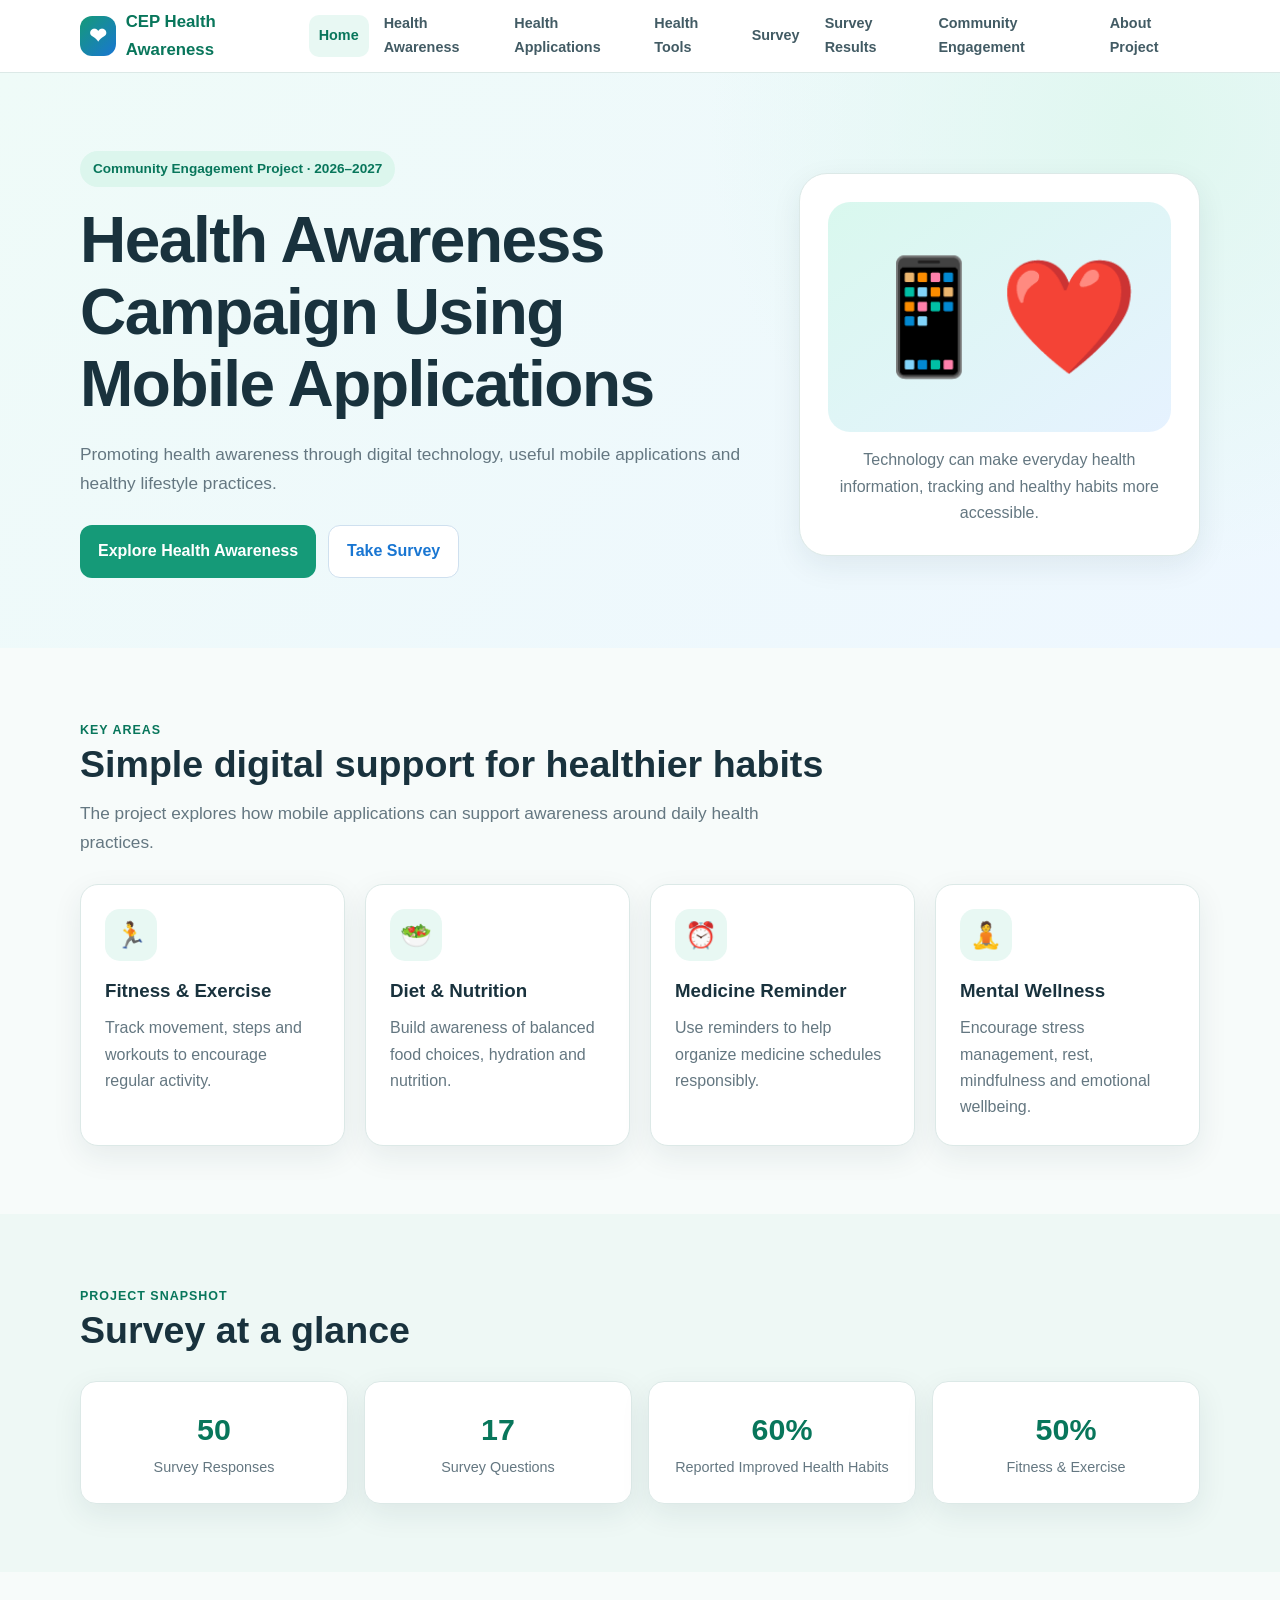
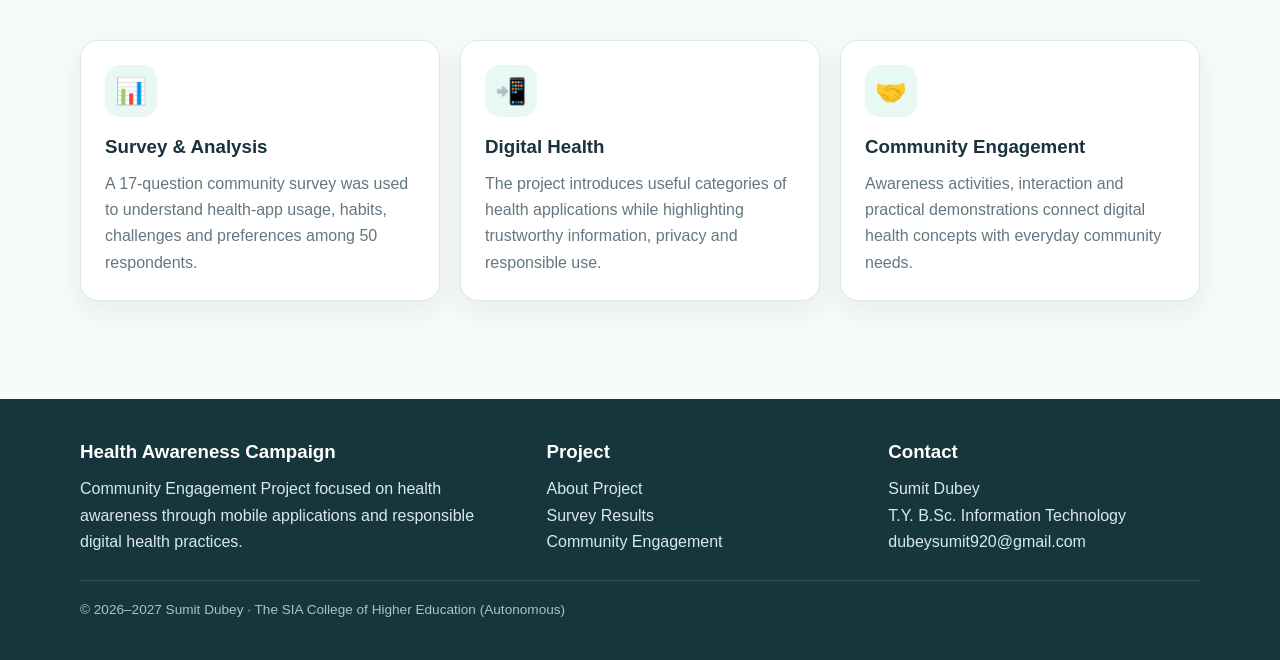
<file: index.html>
<!DOCTYPE html><html lang="en"><head><meta charset="UTF-8"><meta name="viewport" content="width=device-width, initial-scale=1.0"><meta name="description" content="Health Awareness Campaign Using Mobile Applications - CEP Project"><title>Home | CEP Health Awareness</title><link rel="stylesheet" href="style.css"></head><body><nav class="navbar"><div class="container nav-inner">
<a class="brand" href="index.html"><span class="brand-icon">❤</span><span>CEP Health Awareness</span></a>
<button class="menu-toggle" aria-label="Toggle menu">☰</button>
<ul class="nav-links">
<li><a href="index.html">Home</a></li><li><a href="health-awareness.html">Health Awareness</a></li>
<li><a href="apps.html">Health Applications</a></li><li><a href="tools.html">Health Tools</a></li>
<li><a href="survey.html">Survey</a></li><li><a href="results.html">Survey Results</a></li>
<li><a href="community.html">Community Engagement</a></li><li><a href="about.html">About Project</a></li>
</ul></div></nav><main class="">
<section class="hero"><div class="container hero-grid"><div>
<span class="badge">Community Engagement Project · 2026–2027</span>
<h1>Health Awareness Campaign Using Mobile Applications</h1>
<p class="lead">Promoting health awareness through digital technology, useful mobile applications and healthy lifestyle practices.</p>
<div class="hero-actions"><a class="btn btn-primary" href="health-awareness.html">Explore Health Awareness</a><a class="btn btn-secondary" href="survey.html">Take Survey</a></div>
</div><div class="hero-card"><div class="health-orb">📱❤️</div><p style="margin-top:15px;text-align:center;color:#647781">Technology can make everyday health information, tracking and healthy habits more accessible.</p></div></div></section>
<section class="section"><div class="container"><div class="section-head"><span class="kicker">Key areas</span><h2>Simple digital support for healthier habits</h2><p class="lead">The project explores how mobile applications can support awareness around daily health practices.</p></div>
<div class="grid grid-4">
<div class="card"><div class="card-icon">🏃</div><h3>Fitness & Exercise</h3><p>Track movement, steps and workouts to encourage regular activity.</p></div>
<div class="card"><div class="card-icon">🥗</div><h3>Diet & Nutrition</h3><p>Build awareness of balanced food choices, hydration and nutrition.</p></div>
<div class="card"><div class="card-icon">⏰</div><h3>Medicine Reminder</h3><p>Use reminders to help organize medicine schedules responsibly.</p></div>
<div class="card"><div class="card-icon">🧘</div><h3>Mental Wellness</h3><p>Encourage stress management, rest, mindfulness and emotional wellbeing.</p></div>
</div></div></section>
<section class="section" style="background:#eef8f5"><div class="container"><div class="section-head"><span class="kicker">Project snapshot</span><h2>Survey at a glance</h2></div>
<div class="stat-grid"><div class="stat"><strong>50</strong><span>Survey Responses</span></div><div class="stat"><strong>17</strong><span>Survey Questions</span></div><div class="stat"><strong>60%</strong><span>Reported Improved Health Habits</span></div><div class="stat"><strong>50%</strong><span>Fitness & Exercise</span></div></div></div></section>
<section class="section"><div class="container"><div class="grid grid-3">
<div class="card"><div class="card-icon">📊</div><h3>Survey & Analysis</h3><p>A 17-question community survey was used to understand health-app usage, habits, challenges and preferences among 50 respondents.</p></div>
<div class="card"><div class="card-icon">📲</div><h3>Digital Health</h3><p>The project introduces useful categories of health applications while highlighting trustworthy information, privacy and responsible use.</p></div>
<div class="card"><div class="card-icon">🤝</div><h3>Community Engagement</h3><p>Awareness activities, interaction and practical demonstrations connect digital health concepts with everyday community needs.</p></div>
</div></div></section></main><footer class="footer"><div class="container footer-grid">
<div><h3>Health Awareness Campaign</h3><p>Community Engagement Project focused on health awareness through mobile applications and responsible digital health practices.</p></div>
<div><h3>Project</h3><p><a href="about.html">About Project</a><br><a href="results.html">Survey Results</a><br><a href="community.html">Community Engagement</a></p></div>
<div><h3>Contact</h3><p>Sumit Dubey<br>T.Y. B.Sc. Information Technology<br><a href="mailto:dubeysumit920@gmail.com">dubeysumit920@gmail.com</a></p></div>
</div><div class="container footer-bottom">© 2026–2027 Sumit Dubey · The SIA College of Higher Education (Autonomous)</div></footer><script src="script.js"></script></body></html>
</file>
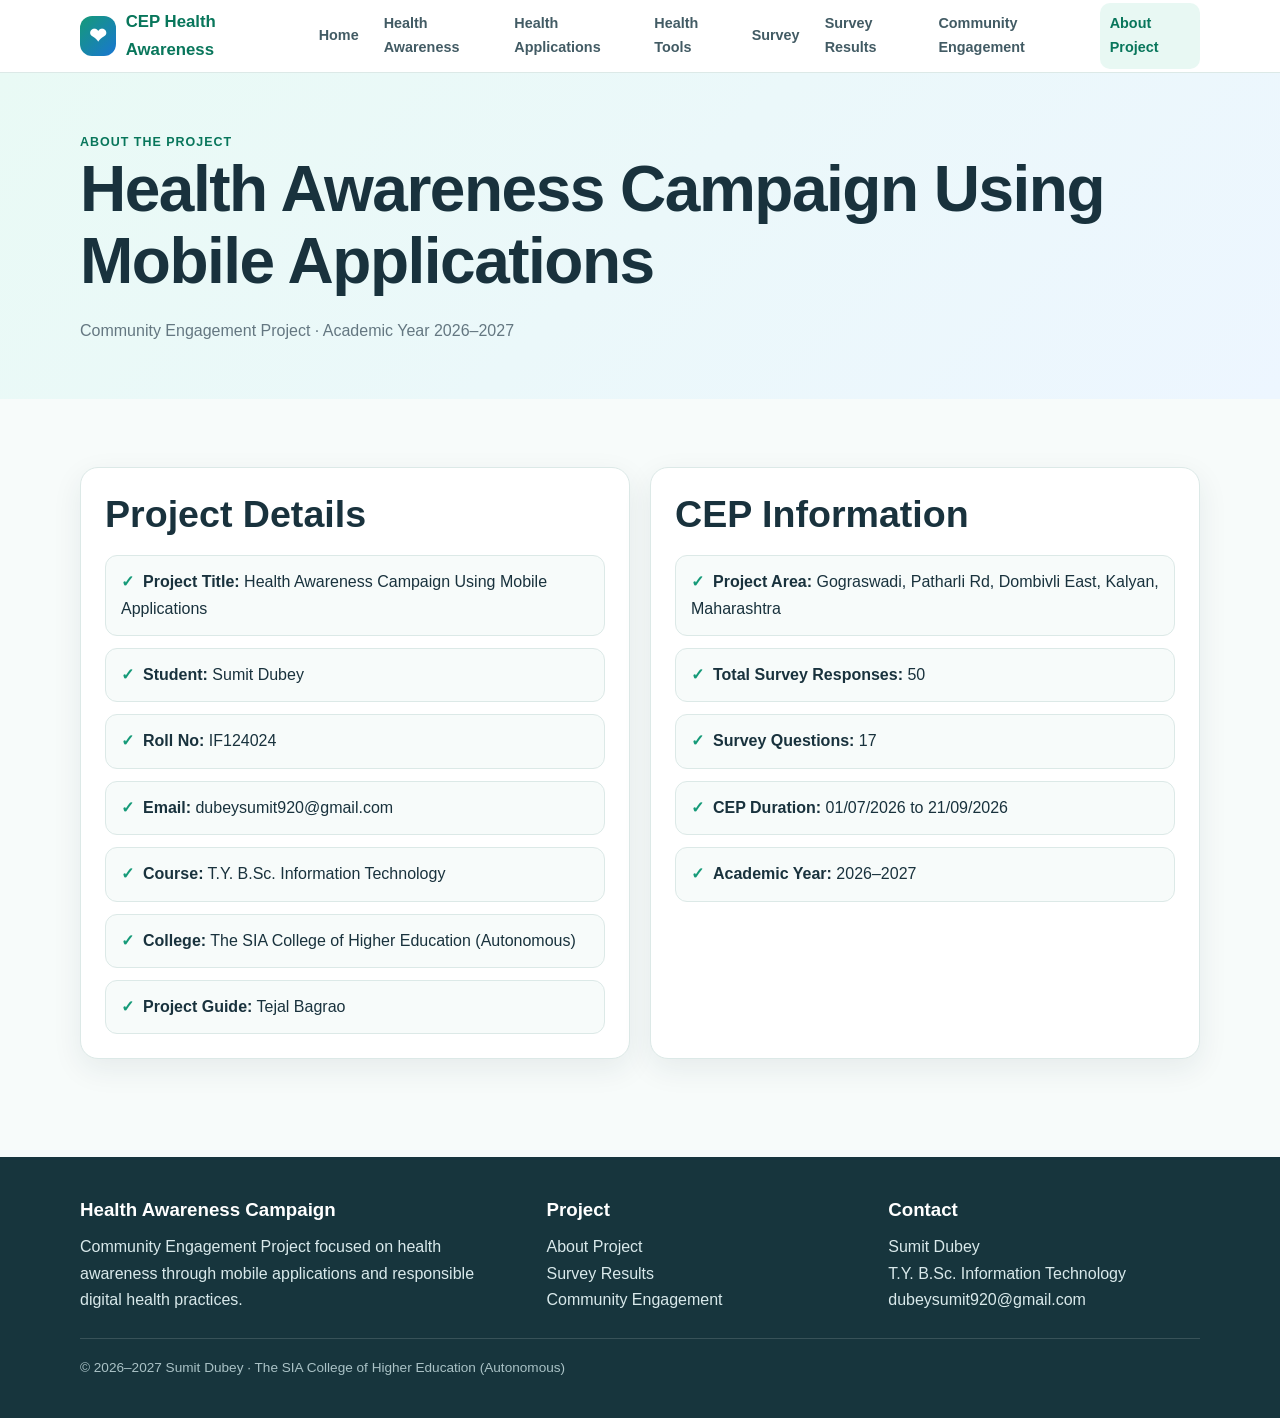
<file: about.html>
<!DOCTYPE html><html lang="en"><head><meta charset="UTF-8"><meta name="viewport" content="width=device-width, initial-scale=1.0"><meta name="description" content="Health Awareness Campaign Using Mobile Applications - CEP Project"><title>About Project | CEP Health Awareness</title><link rel="stylesheet" href="style.css"></head><body><nav class="navbar"><div class="container nav-inner">
<a class="brand" href="index.html"><span class="brand-icon">❤</span><span>CEP Health Awareness</span></a>
<button class="menu-toggle" aria-label="Toggle menu">☰</button>
<ul class="nav-links">
<li><a href="index.html">Home</a></li><li><a href="health-awareness.html">Health Awareness</a></li>
<li><a href="apps.html">Health Applications</a></li><li><a href="tools.html">Health Tools</a></li>
<li><a href="survey.html">Survey</a></li><li><a href="results.html">Survey Results</a></li>
<li><a href="community.html">Community Engagement</a></li><li><a href="about.html">About Project</a></li>
</ul></div></nav><main class="">
<section class="page-hero"><div class="container"><span class="kicker">About the Project</span><h1>Health Awareness Campaign Using Mobile Applications</h1><p>Community Engagement Project · Academic Year 2026–2027</p></div></section>
<section class="section"><div class="container grid grid-2">
<div class="card"><h2>Project Details</h2><div class="info-list">
<li><strong>Project Title:</strong> Health Awareness Campaign Using Mobile Applications</li>
<li><strong>Student:</strong> Sumit Dubey</li><li><strong>Roll No:</strong> IF124024</li>
<li><strong>Email:</strong> <a href="mailto:dubeysumit920@gmail.com">dubeysumit920@gmail.com</a></li>
<li><strong>Course:</strong> T.Y. B.Sc. Information Technology</li>
<li><strong>College:</strong> The SIA College of Higher Education (Autonomous)</li>
<li><strong>Project Guide:</strong> Tejal Bagrao</li>
</div></div>
<div class="card"><h2>CEP Information</h2><div class="info-list">
<li><strong>Project Area:</strong> Gograswadi, Patharli Rd, Dombivli East, Kalyan, Maharashtra</li>
<li><strong>Total Survey Responses:</strong> 50</li><li><strong>Survey Questions:</strong> 17</li>
<li><strong>CEP Duration:</strong> 01/07/2026 to 21/09/2026</li><li><strong>Academic Year:</strong> 2026–2027</li>
</div></div>
</div></section></main><footer class="footer"><div class="container footer-grid">
<div><h3>Health Awareness Campaign</h3><p>Community Engagement Project focused on health awareness through mobile applications and responsible digital health practices.</p></div>
<div><h3>Project</h3><p><a href="about.html">About Project</a><br><a href="results.html">Survey Results</a><br><a href="community.html">Community Engagement</a></p></div>
<div><h3>Contact</h3><p>Sumit Dubey<br>T.Y. B.Sc. Information Technology<br><a href="mailto:dubeysumit920@gmail.com">dubeysumit920@gmail.com</a></p></div>
</div><div class="container footer-bottom">© 2026–2027 Sumit Dubey · The SIA College of Higher Education (Autonomous)</div></footer><script src="script.js"></script></body></html>
</file>
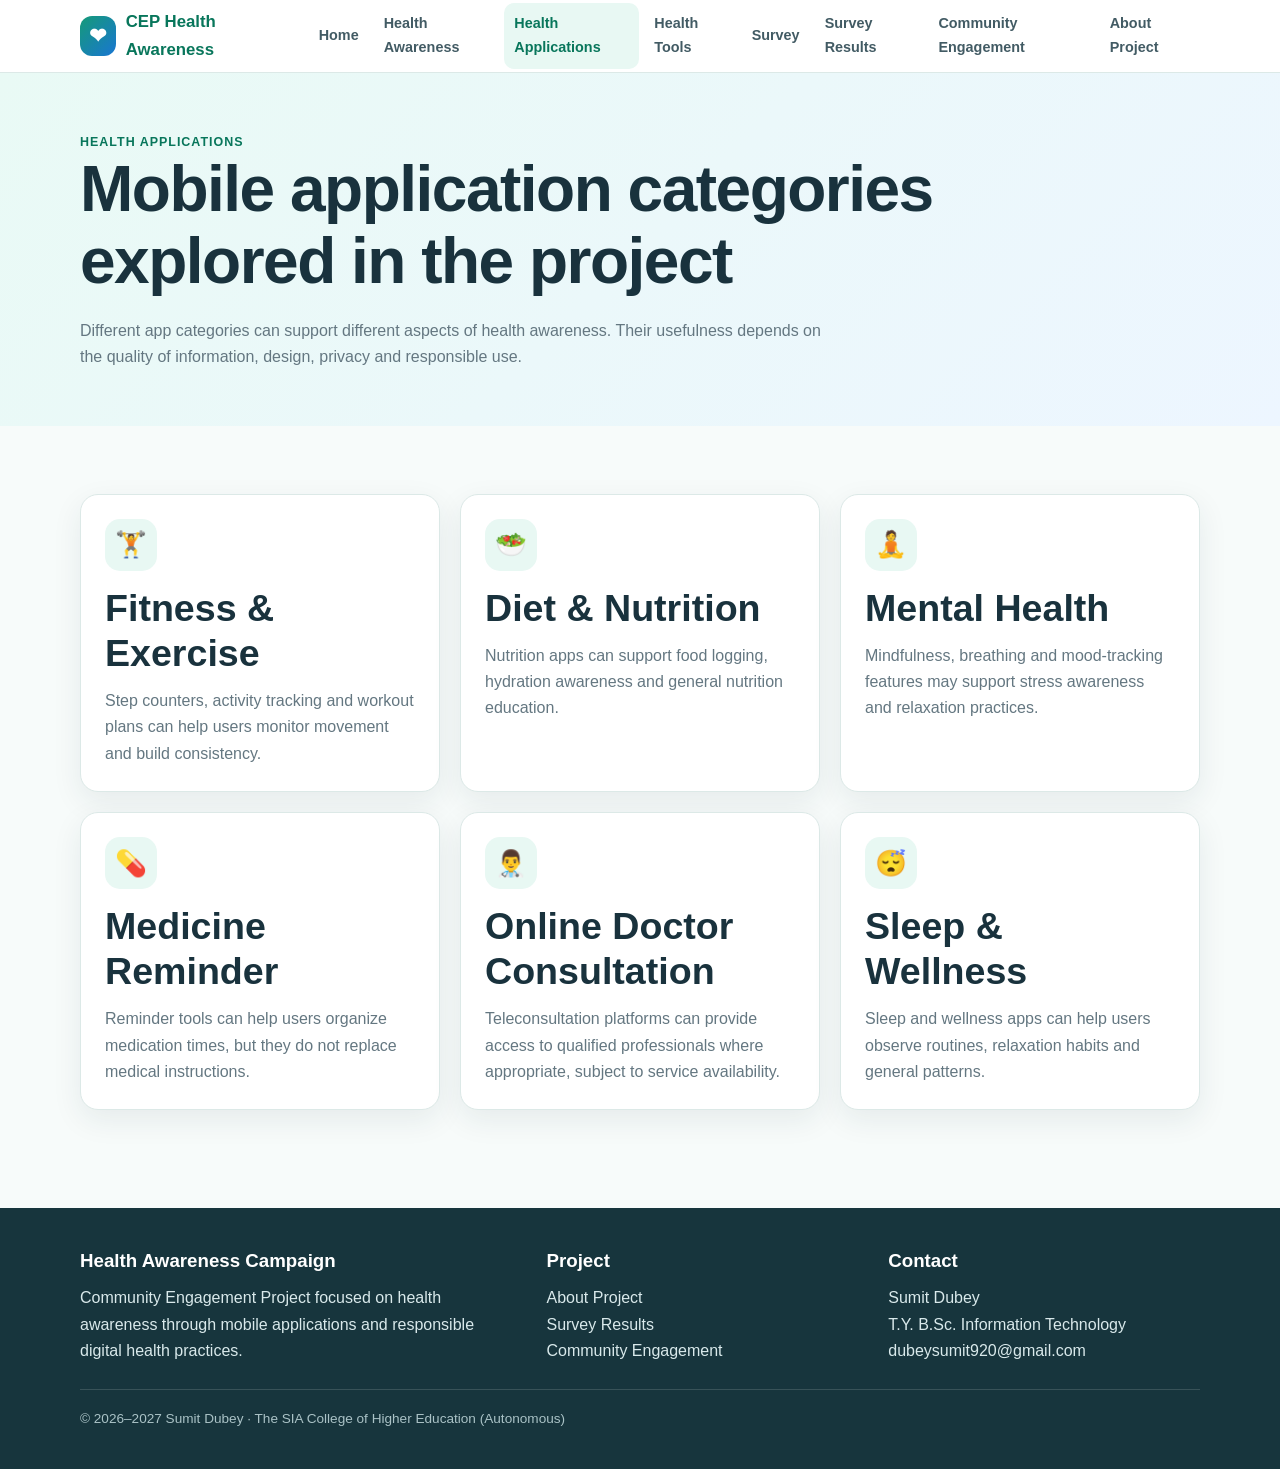
<file: apps.html>
<!DOCTYPE html><html lang="en"><head><meta charset="UTF-8"><meta name="viewport" content="width=device-width, initial-scale=1.0"><meta name="description" content="Health Awareness Campaign Using Mobile Applications - CEP Project"><title>Health Applications | CEP Health Awareness</title><link rel="stylesheet" href="style.css"></head><body><nav class="navbar"><div class="container nav-inner">
<a class="brand" href="index.html"><span class="brand-icon">❤</span><span>CEP Health Awareness</span></a>
<button class="menu-toggle" aria-label="Toggle menu">☰</button>
<ul class="nav-links">
<li><a href="index.html">Home</a></li><li><a href="health-awareness.html">Health Awareness</a></li>
<li><a href="apps.html">Health Applications</a></li><li><a href="tools.html">Health Tools</a></li>
<li><a href="survey.html">Survey</a></li><li><a href="results.html">Survey Results</a></li>
<li><a href="community.html">Community Engagement</a></li><li><a href="about.html">About Project</a></li>
</ul></div></nav><main class="">
<section class="page-hero"><div class="container"><span class="kicker">Health Applications</span><h1>Mobile application categories explored in the project</h1><p>Different app categories can support different aspects of health awareness. Their usefulness depends on the quality of information, design, privacy and responsible use.</p></div></section>
<section class="section"><div class="container grid grid-3">
<div class="card"><div class="card-icon">🏋️</div><h2>Fitness & Exercise</h2><p>Step counters, activity tracking and workout plans can help users monitor movement and build consistency.</p></div>
<div class="card"><div class="card-icon">🥗</div><h2>Diet & Nutrition</h2><p>Nutrition apps can support food logging, hydration awareness and general nutrition education.</p></div>
<div class="card"><div class="card-icon">🧘</div><h2>Mental Health</h2><p>Mindfulness, breathing and mood-tracking features may support stress awareness and relaxation practices.</p></div>
<div class="card"><div class="card-icon">💊</div><h2>Medicine Reminder</h2><p>Reminder tools can help users organize medication times, but they do not replace medical instructions.</p></div>
<div class="card"><div class="card-icon">👨‍⚕️</div><h2>Online Doctor Consultation</h2><p>Teleconsultation platforms can provide access to qualified professionals where appropriate, subject to service availability.</p></div>
<div class="card"><div class="card-icon">😴</div><h2>Sleep & Wellness</h2><p>Sleep and wellness apps can help users observe routines, relaxation habits and general patterns.</p></div>
</div></section></main><footer class="footer"><div class="container footer-grid">
<div><h3>Health Awareness Campaign</h3><p>Community Engagement Project focused on health awareness through mobile applications and responsible digital health practices.</p></div>
<div><h3>Project</h3><p><a href="about.html">About Project</a><br><a href="results.html">Survey Results</a><br><a href="community.html">Community Engagement</a></p></div>
<div><h3>Contact</h3><p>Sumit Dubey<br>T.Y. B.Sc. Information Technology<br><a href="mailto:dubeysumit920@gmail.com">dubeysumit920@gmail.com</a></p></div>
</div><div class="container footer-bottom">© 2026–2027 Sumit Dubey · The SIA College of Higher Education (Autonomous)</div></footer><script src="script.js"></script></body></html>
</file>
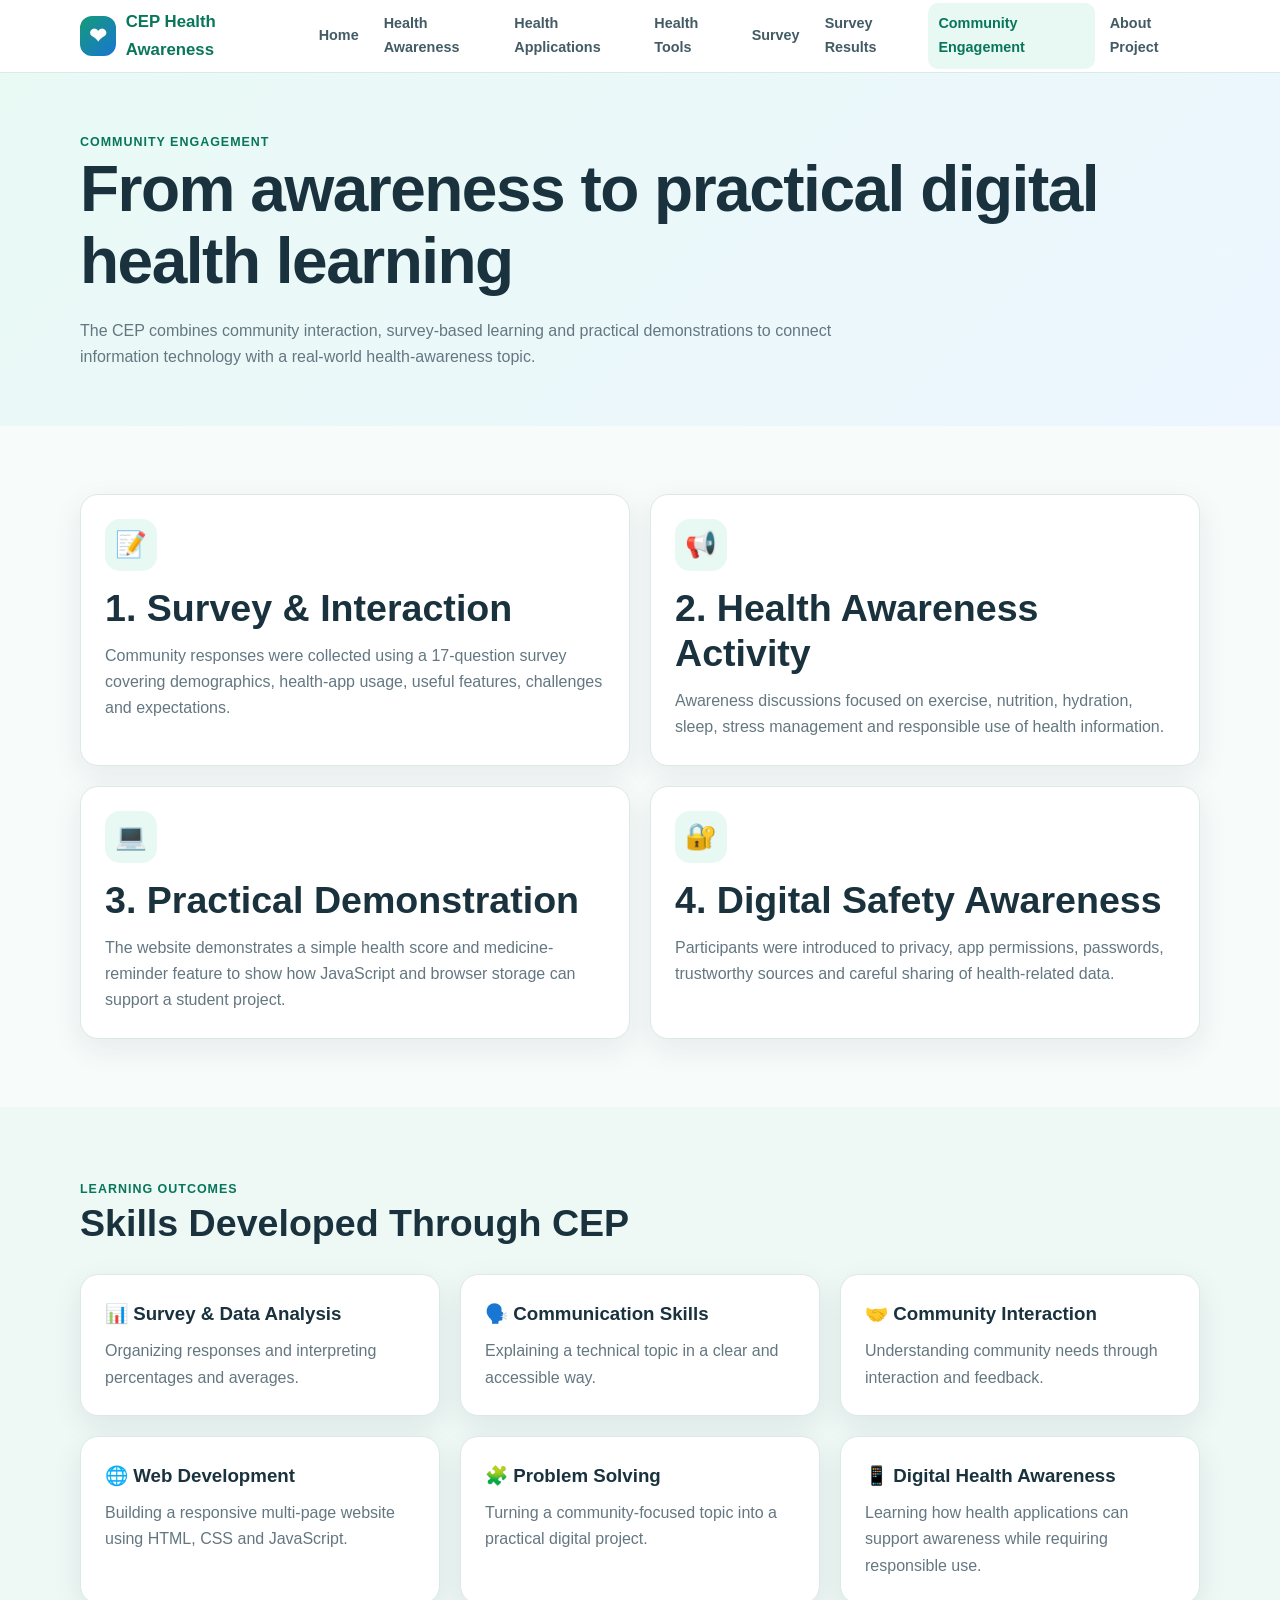
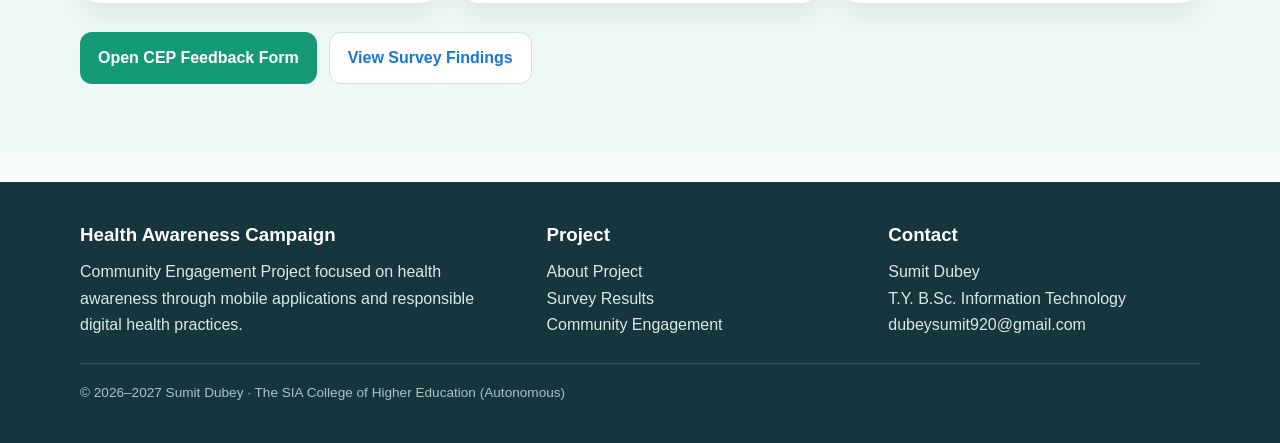
<file: community.html>
<!DOCTYPE html><html lang="en"><head><meta charset="UTF-8"><meta name="viewport" content="width=device-width, initial-scale=1.0"><meta name="description" content="Health Awareness Campaign Using Mobile Applications - CEP Project"><title>Community Engagement | CEP Health Awareness</title><link rel="stylesheet" href="style.css"></head><body><nav class="navbar"><div class="container nav-inner">
<a class="brand" href="index.html"><span class="brand-icon">❤</span><span>CEP Health Awareness</span></a>
<button class="menu-toggle" aria-label="Toggle menu">☰</button>
<ul class="nav-links">
<li><a href="index.html">Home</a></li><li><a href="health-awareness.html">Health Awareness</a></li>
<li><a href="apps.html">Health Applications</a></li><li><a href="tools.html">Health Tools</a></li>
<li><a href="survey.html">Survey</a></li><li><a href="results.html">Survey Results</a></li>
<li><a href="community.html">Community Engagement</a></li><li><a href="about.html">About Project</a></li>
</ul></div></nav><main class="">
<section class="page-hero"><div class="container"><span class="kicker">Community Engagement</span><h1>From awareness to practical digital health learning</h1><p>The CEP combines community interaction, survey-based learning and practical demonstrations to connect information technology with a real-world health-awareness topic.</p></div></section>
<section class="section"><div class="container grid grid-2">
<div class="card"><div class="card-icon">📝</div><h2>1. Survey & Interaction</h2><p>Community responses were collected using a 17-question survey covering demographics, health-app usage, useful features, challenges and expectations.</p></div>
<div class="card"><div class="card-icon">📢</div><h2>2. Health Awareness Activity</h2><p>Awareness discussions focused on exercise, nutrition, hydration, sleep, stress management and responsible use of health information.</p></div>
<div class="card"><div class="card-icon">💻</div><h2>3. Practical Demonstration</h2><p>The website demonstrates a simple health score and medicine-reminder feature to show how JavaScript and browser storage can support a student project.</p></div>
<div class="card"><div class="card-icon">🔐</div><h2>4. Digital Safety Awareness</h2><p>Participants were introduced to privacy, app permissions, passwords, trustworthy sources and careful sharing of health-related data.</p></div>
</div></section>
<section class="section" style="background:#eef8f5"><div class="container"><div class="section-head"><span class="kicker">Learning outcomes</span><h2>Skills Developed Through CEP</h2></div><div class="grid grid-3">
<div class="card"><h3>📊 Survey & Data Analysis</h3><p>Organizing responses and interpreting percentages and averages.</p></div>
<div class="card"><h3>🗣️ Communication Skills</h3><p>Explaining a technical topic in a clear and accessible way.</p></div>
<div class="card"><h3>🤝 Community Interaction</h3><p>Understanding community needs through interaction and feedback.</p></div>
<div class="card"><h3>🌐 Web Development</h3><p>Building a responsive multi-page website using HTML, CSS and JavaScript.</p></div>
<div class="card"><h3>🧩 Problem Solving</h3><p>Turning a community-focused topic into a practical digital project.</p></div>
<div class="card"><h3>📱 Digital Health Awareness</h3><p>Learning how health applications can support awareness while requiring responsible use.</p></div>
</div><div class="hero-actions" style="margin-top:28px"><a class="btn btn-primary" href="survey.html">Open CEP Feedback Form</a><a class="btn btn-secondary" href="results.html">View Survey Findings</a></div></div></section></main><footer class="footer"><div class="container footer-grid">
<div><h3>Health Awareness Campaign</h3><p>Community Engagement Project focused on health awareness through mobile applications and responsible digital health practices.</p></div>
<div><h3>Project</h3><p><a href="about.html">About Project</a><br><a href="results.html">Survey Results</a><br><a href="community.html">Community Engagement</a></p></div>
<div><h3>Contact</h3><p>Sumit Dubey<br>T.Y. B.Sc. Information Technology<br><a href="mailto:dubeysumit920@gmail.com">dubeysumit920@gmail.com</a></p></div>
</div><div class="container footer-bottom">© 2026–2027 Sumit Dubey · The SIA College of Higher Education (Autonomous)</div></footer><script src="script.js"></script></body></html>
</file>
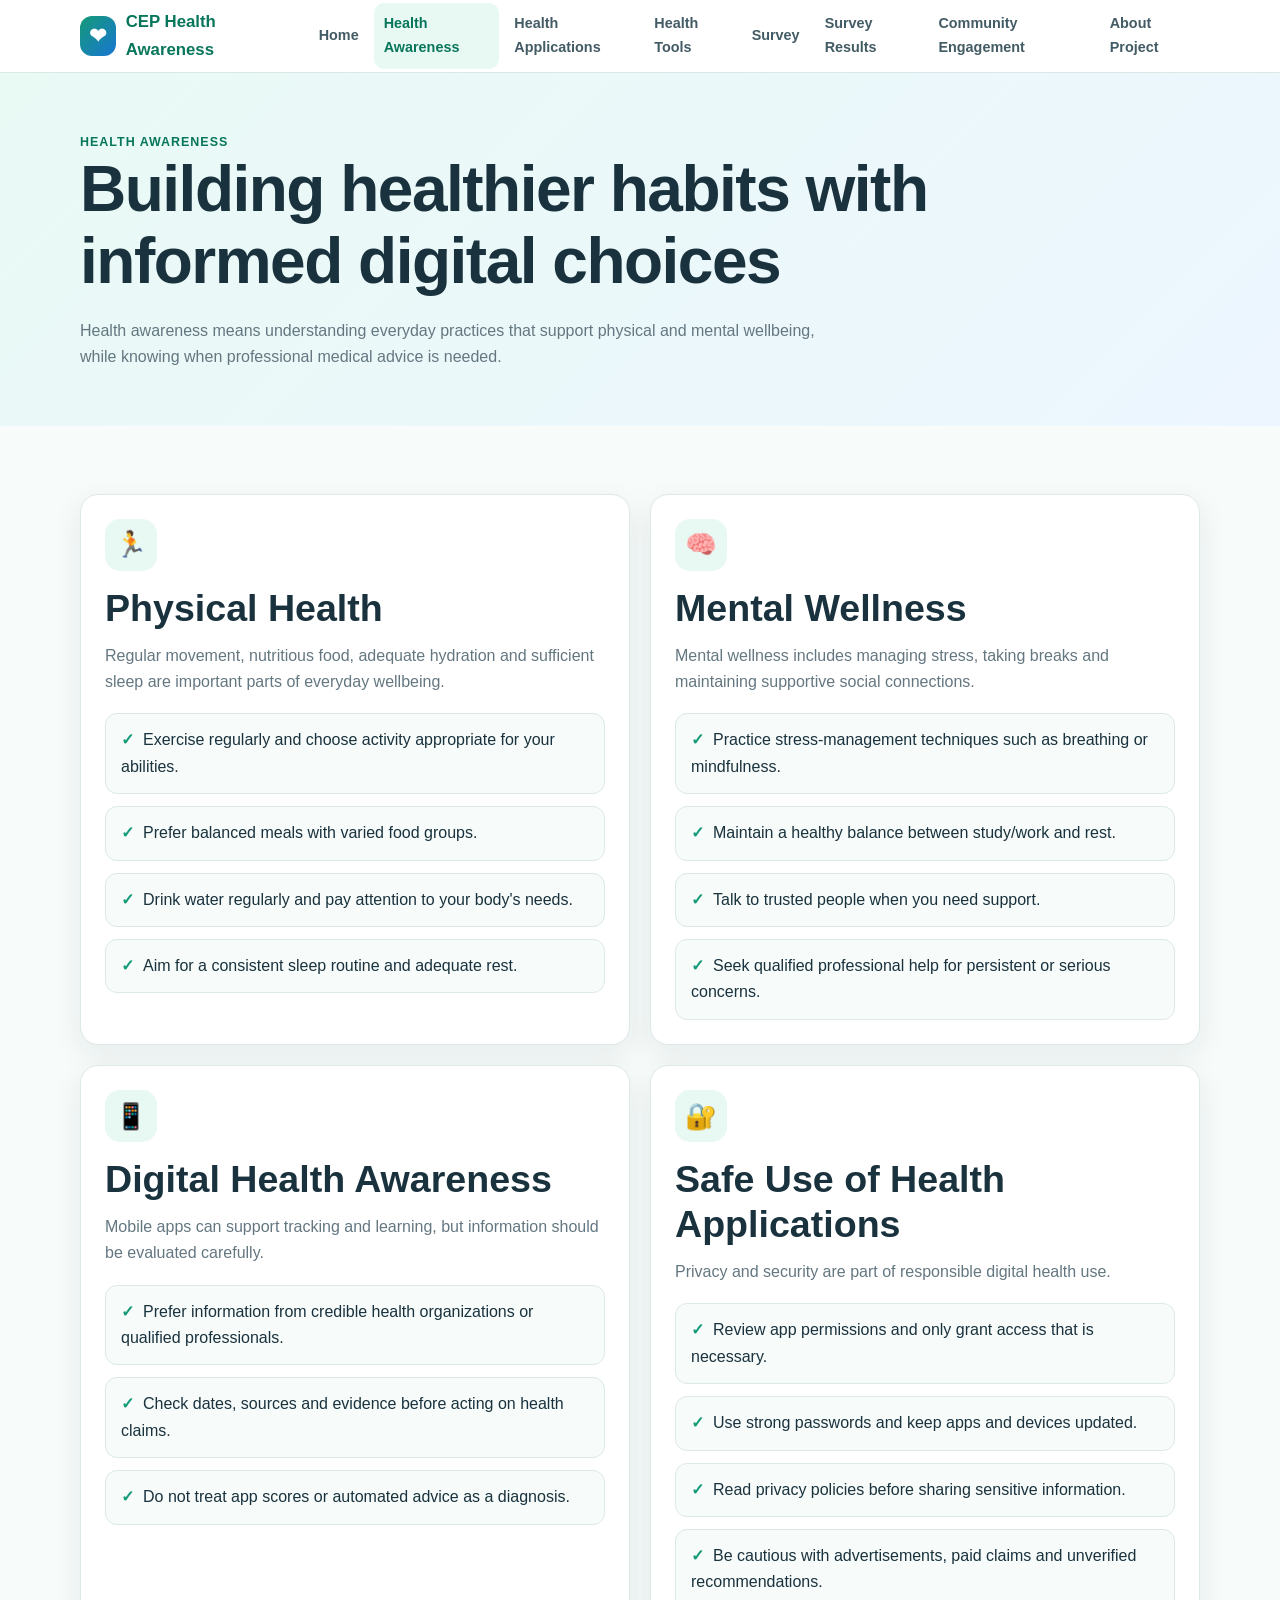
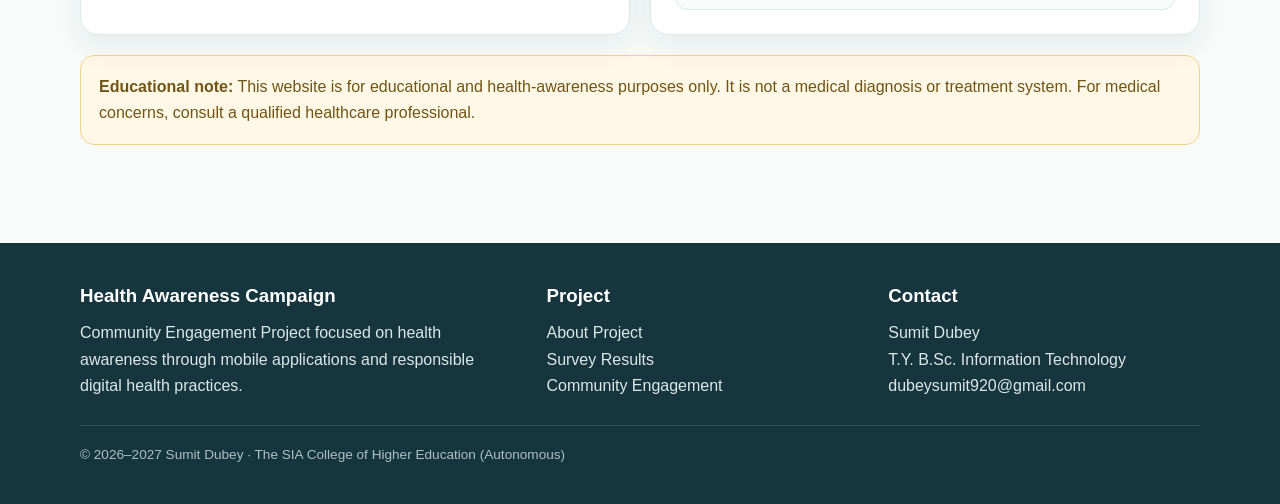
<file: health-awareness.html>
<!DOCTYPE html><html lang="en"><head><meta charset="UTF-8"><meta name="viewport" content="width=device-width, initial-scale=1.0"><meta name="description" content="Health Awareness Campaign Using Mobile Applications - CEP Project"><title>Health Awareness | CEP Health Awareness</title><link rel="stylesheet" href="style.css"></head><body><nav class="navbar"><div class="container nav-inner">
<a class="brand" href="index.html"><span class="brand-icon">❤</span><span>CEP Health Awareness</span></a>
<button class="menu-toggle" aria-label="Toggle menu">☰</button>
<ul class="nav-links">
<li><a href="index.html">Home</a></li><li><a href="health-awareness.html">Health Awareness</a></li>
<li><a href="apps.html">Health Applications</a></li><li><a href="tools.html">Health Tools</a></li>
<li><a href="survey.html">Survey</a></li><li><a href="results.html">Survey Results</a></li>
<li><a href="community.html">Community Engagement</a></li><li><a href="about.html">About Project</a></li>
</ul></div></nav><main class="">
<section class="page-hero"><div class="container"><span class="kicker">Health Awareness</span><h1>Building healthier habits with informed digital choices</h1><p>Health awareness means understanding everyday practices that support physical and mental wellbeing, while knowing when professional medical advice is needed.</p></div></section>
<section class="section"><div class="container grid grid-2">
<div class="card"><div class="card-icon">🏃</div><h2>Physical Health</h2><p>Regular movement, nutritious food, adequate hydration and sufficient sleep are important parts of everyday wellbeing.</p><ul class="info-list"><li>Exercise regularly and choose activity appropriate for your abilities.</li><li>Prefer balanced meals with varied food groups.</li><li>Drink water regularly and pay attention to your body's needs.</li><li>Aim for a consistent sleep routine and adequate rest.</li></ul></div>
<div class="card"><div class="card-icon">🧠</div><h2>Mental Wellness</h2><p>Mental wellness includes managing stress, taking breaks and maintaining supportive social connections.</p><ul class="info-list"><li>Practice stress-management techniques such as breathing or mindfulness.</li><li>Maintain a healthy balance between study/work and rest.</li><li>Talk to trusted people when you need support.</li><li>Seek qualified professional help for persistent or serious concerns.</li></ul></div>
<div class="card"><div class="card-icon">📱</div><h2>Digital Health Awareness</h2><p>Mobile apps can support tracking and learning, but information should be evaluated carefully.</p><ul class="info-list"><li>Prefer information from credible health organizations or qualified professionals.</li><li>Check dates, sources and evidence before acting on health claims.</li><li>Do not treat app scores or automated advice as a diagnosis.</li></ul></div>
<div class="card"><div class="card-icon">🔐</div><h2>Safe Use of Health Applications</h2><p>Privacy and security are part of responsible digital health use.</p><ul class="info-list"><li>Review app permissions and only grant access that is necessary.</li><li>Use strong passwords and keep apps and devices updated.</li><li>Read privacy policies before sharing sensitive information.</li><li>Be cautious with advertisements, paid claims and unverified recommendations.</li></ul></div>
</div><div class="container"><div class="notice"><strong>Educational note:</strong> This website is for educational and health-awareness purposes only. It is not a medical diagnosis or treatment system. For medical concerns, consult a qualified healthcare professional.</div></div></section></main><footer class="footer"><div class="container footer-grid">
<div><h3>Health Awareness Campaign</h3><p>Community Engagement Project focused on health awareness through mobile applications and responsible digital health practices.</p></div>
<div><h3>Project</h3><p><a href="about.html">About Project</a><br><a href="results.html">Survey Results</a><br><a href="community.html">Community Engagement</a></p></div>
<div><h3>Contact</h3><p>Sumit Dubey<br>T.Y. B.Sc. Information Technology<br><a href="mailto:dubeysumit920@gmail.com">dubeysumit920@gmail.com</a></p></div>
</div><div class="container footer-bottom">© 2026–2027 Sumit Dubey · The SIA College of Higher Education (Autonomous)</div></footer><script src="script.js"></script></body></html>
</file>
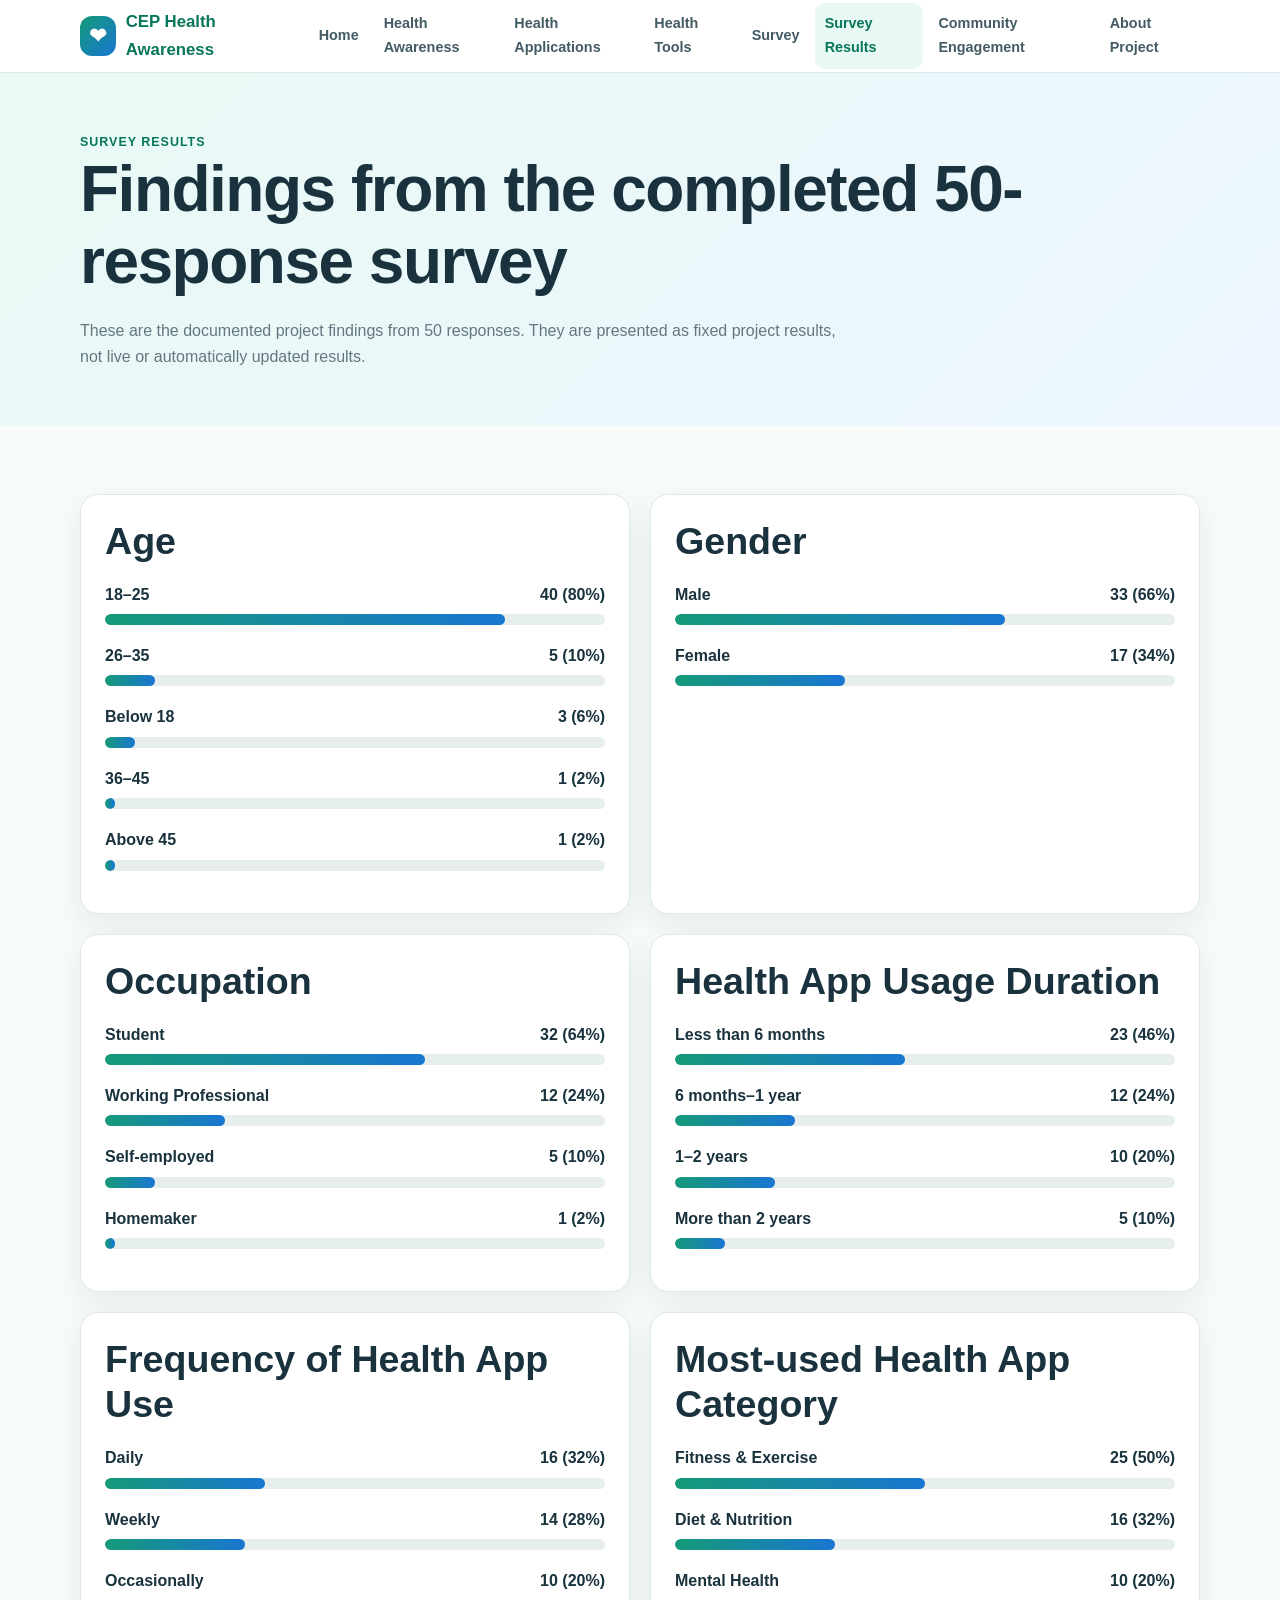
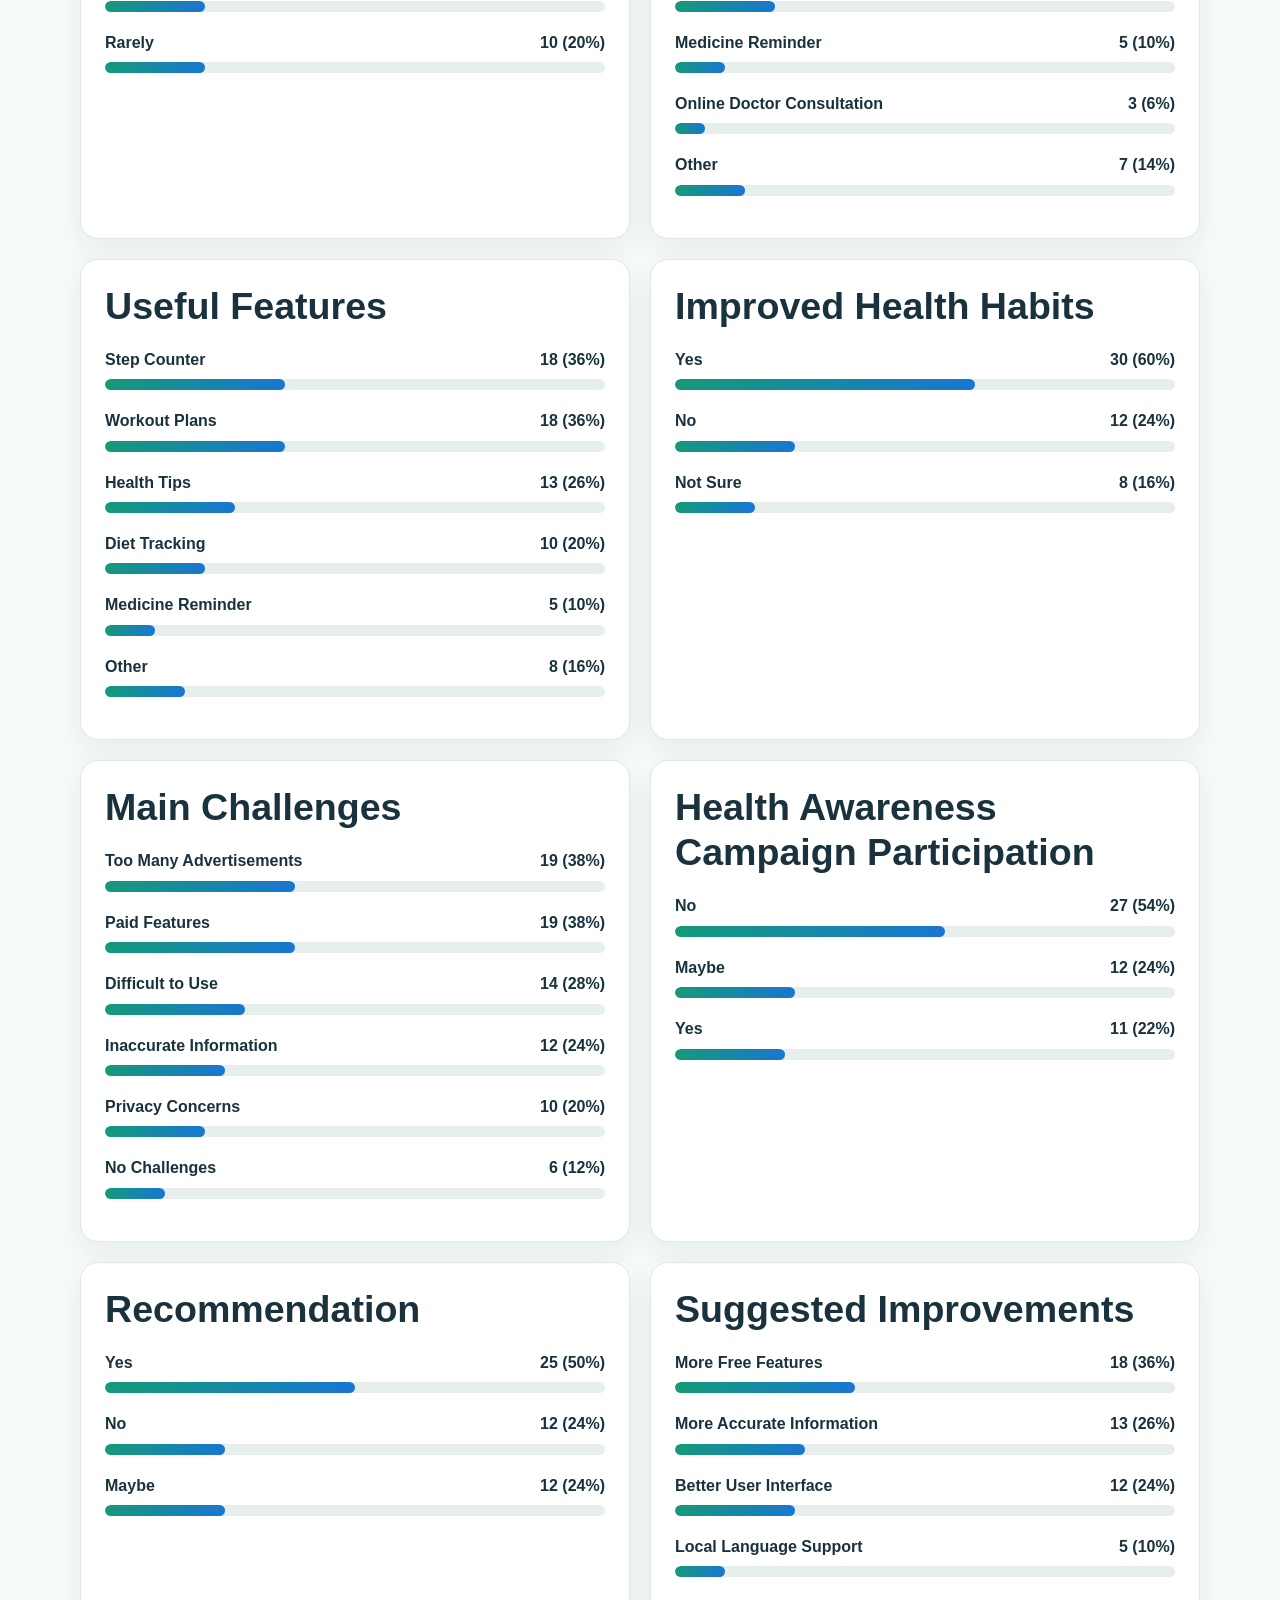
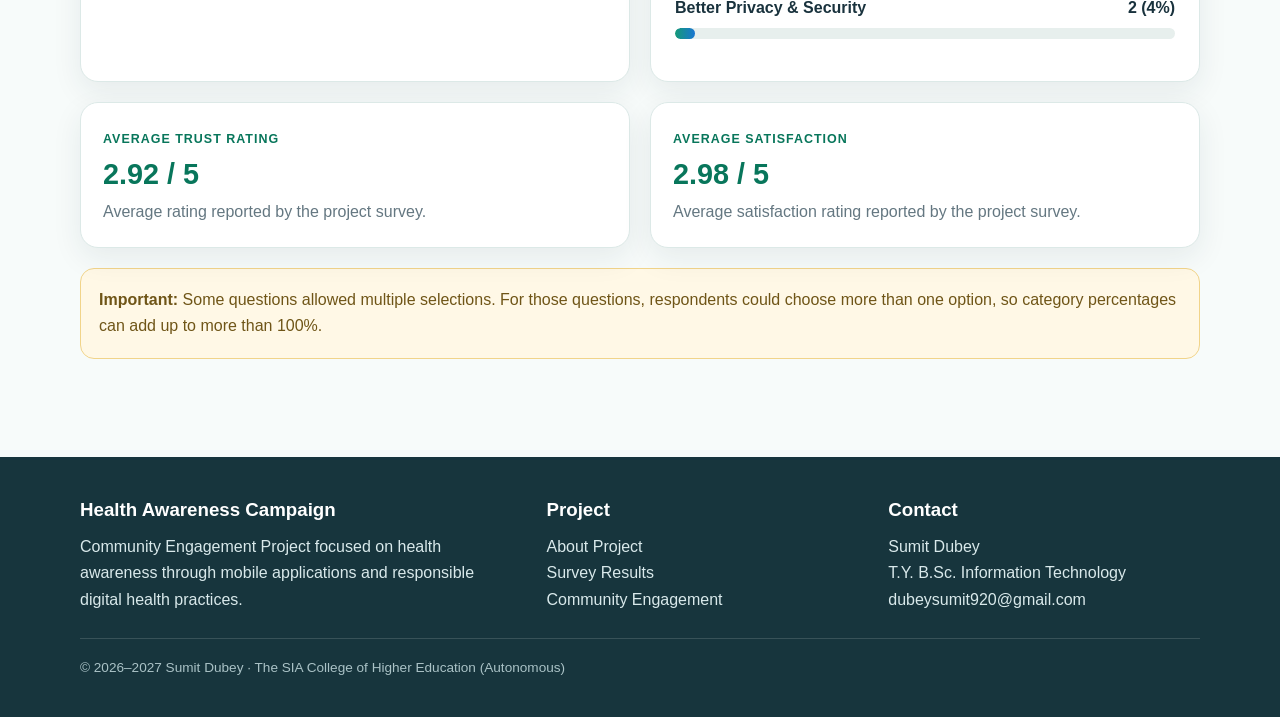
<file: results.html>
<!DOCTYPE html><html lang="en"><head><meta charset="UTF-8"><meta name="viewport" content="width=device-width, initial-scale=1.0"><meta name="description" content="Health Awareness Campaign Using Mobile Applications - CEP Project"><title>Survey Results | CEP Health Awareness</title><link rel="stylesheet" href="style.css"></head><body><nav class="navbar"><div class="container nav-inner">
<a class="brand" href="index.html"><span class="brand-icon">❤</span><span>CEP Health Awareness</span></a>
<button class="menu-toggle" aria-label="Toggle menu">☰</button>
<ul class="nav-links">
<li><a href="index.html">Home</a></li><li><a href="health-awareness.html">Health Awareness</a></li>
<li><a href="apps.html">Health Applications</a></li><li><a href="tools.html">Health Tools</a></li>
<li><a href="survey.html">Survey</a></li><li><a href="results.html">Survey Results</a></li>
<li><a href="community.html">Community Engagement</a></li><li><a href="about.html">About Project</a></li>
</ul></div></nav><main class="">
<section class="page-hero"><div class="container"><span class="kicker">Survey Results</span><h1>Findings from the completed 50-response survey</h1><p>These are the documented project findings from 50 responses. They are presented as fixed project results, not live or automatically updated results.</p></div></section>
<section class="section"><div class="container"><div class="grid grid-2">
<div class="card"><h2>Age</h2><div class="progress-row"><div class="progress-label"><span>18–25</span><span>40 (80%)</span></div><div class="progress-track"><div class="progress-fill" style="width:80.0%"></div></div></div><div class="progress-row"><div class="progress-label"><span>26–35</span><span>5 (10%)</span></div><div class="progress-track"><div class="progress-fill" style="width:10.0%"></div></div></div><div class="progress-row"><div class="progress-label"><span>Below 18</span><span>3 (6%)</span></div><div class="progress-track"><div class="progress-fill" style="width:6.0%"></div></div></div><div class="progress-row"><div class="progress-label"><span>36–45</span><span>1 (2%)</span></div><div class="progress-track"><div class="progress-fill" style="width:2.0%"></div></div></div><div class="progress-row"><div class="progress-label"><span>Above 45</span><span>1 (2%)</span></div><div class="progress-track"><div class="progress-fill" style="width:2.0%"></div></div></div></div><div class="card"><h2>Gender</h2><div class="progress-row"><div class="progress-label"><span>Male</span><span>33 (66%)</span></div><div class="progress-track"><div class="progress-fill" style="width:66.0%"></div></div></div><div class="progress-row"><div class="progress-label"><span>Female</span><span>17 (34%)</span></div><div class="progress-track"><div class="progress-fill" style="width:34.0%"></div></div></div></div><div class="card"><h2>Occupation</h2><div class="progress-row"><div class="progress-label"><span>Student</span><span>32 (64%)</span></div><div class="progress-track"><div class="progress-fill" style="width:64.0%"></div></div></div><div class="progress-row"><div class="progress-label"><span>Working Professional</span><span>12 (24%)</span></div><div class="progress-track"><div class="progress-fill" style="width:24.0%"></div></div></div><div class="progress-row"><div class="progress-label"><span>Self-employed</span><span>5 (10%)</span></div><div class="progress-track"><div class="progress-fill" style="width:10.0%"></div></div></div><div class="progress-row"><div class="progress-label"><span>Homemaker</span><span>1 (2%)</span></div><div class="progress-track"><div class="progress-fill" style="width:2.0%"></div></div></div></div><div class="card"><h2>Health App Usage Duration</h2><div class="progress-row"><div class="progress-label"><span>Less than 6 months</span><span>23 (46%)</span></div><div class="progress-track"><div class="progress-fill" style="width:46.0%"></div></div></div><div class="progress-row"><div class="progress-label"><span>6 months–1 year</span><span>12 (24%)</span></div><div class="progress-track"><div class="progress-fill" style="width:24.0%"></div></div></div><div class="progress-row"><div class="progress-label"><span>1–2 years</span><span>10 (20%)</span></div><div class="progress-track"><div class="progress-fill" style="width:20.0%"></div></div></div><div class="progress-row"><div class="progress-label"><span>More than 2 years</span><span>5 (10%)</span></div><div class="progress-track"><div class="progress-fill" style="width:10.0%"></div></div></div></div>
<div class="card"><h2>Frequency of Health App Use</h2><div class="progress-row"><div class="progress-label"><span>Daily</span><span>16 (32%)</span></div><div class="progress-track"><div class="progress-fill" style="width:32.0%"></div></div></div><div class="progress-row"><div class="progress-label"><span>Weekly</span><span>14 (28%)</span></div><div class="progress-track"><div class="progress-fill" style="width:28.000000000000004%"></div></div></div><div class="progress-row"><div class="progress-label"><span>Occasionally</span><span>10 (20%)</span></div><div class="progress-track"><div class="progress-fill" style="width:20.0%"></div></div></div><div class="progress-row"><div class="progress-label"><span>Rarely</span><span>10 (20%)</span></div><div class="progress-track"><div class="progress-fill" style="width:20.0%"></div></div></div></div><div class="card"><h2>Most-used Health App Category</h2><div class="progress-row"><div class="progress-label"><span>Fitness & Exercise</span><span>25 (50%)</span></div><div class="progress-track"><div class="progress-fill" style="width:50.0%"></div></div></div><div class="progress-row"><div class="progress-label"><span>Diet & Nutrition</span><span>16 (32%)</span></div><div class="progress-track"><div class="progress-fill" style="width:32.0%"></div></div></div><div class="progress-row"><div class="progress-label"><span>Mental Health</span><span>10 (20%)</span></div><div class="progress-track"><div class="progress-fill" style="width:20.0%"></div></div></div><div class="progress-row"><div class="progress-label"><span>Medicine Reminder</span><span>5 (10%)</span></div><div class="progress-track"><div class="progress-fill" style="width:10.0%"></div></div></div><div class="progress-row"><div class="progress-label"><span>Online Doctor Consultation</span><span>3 (6%)</span></div><div class="progress-track"><div class="progress-fill" style="width:6.0%"></div></div></div><div class="progress-row"><div class="progress-label"><span>Other</span><span>7 (14%)</span></div><div class="progress-track"><div class="progress-fill" style="width:14.000000000000002%"></div></div></div></div><div class="card"><h2>Useful Features</h2><div class="progress-row"><div class="progress-label"><span>Step Counter</span><span>18 (36%)</span></div><div class="progress-track"><div class="progress-fill" style="width:36.0%"></div></div></div><div class="progress-row"><div class="progress-label"><span>Workout Plans</span><span>18 (36%)</span></div><div class="progress-track"><div class="progress-fill" style="width:36.0%"></div></div></div><div class="progress-row"><div class="progress-label"><span>Health Tips</span><span>13 (26%)</span></div><div class="progress-track"><div class="progress-fill" style="width:26.0%"></div></div></div><div class="progress-row"><div class="progress-label"><span>Diet Tracking</span><span>10 (20%)</span></div><div class="progress-track"><div class="progress-fill" style="width:20.0%"></div></div></div><div class="progress-row"><div class="progress-label"><span>Medicine Reminder</span><span>5 (10%)</span></div><div class="progress-track"><div class="progress-fill" style="width:10.0%"></div></div></div><div class="progress-row"><div class="progress-label"><span>Other</span><span>8 (16%)</span></div><div class="progress-track"><div class="progress-fill" style="width:16.0%"></div></div></div></div><div class="card"><h2>Improved Health Habits</h2><div class="progress-row"><div class="progress-label"><span>Yes</span><span>30 (60%)</span></div><div class="progress-track"><div class="progress-fill" style="width:60.0%"></div></div></div><div class="progress-row"><div class="progress-label"><span>No</span><span>12 (24%)</span></div><div class="progress-track"><div class="progress-fill" style="width:24.0%"></div></div></div><div class="progress-row"><div class="progress-label"><span>Not Sure</span><span>8 (16%)</span></div><div class="progress-track"><div class="progress-fill" style="width:16.0%"></div></div></div></div>
<div class="card"><h2>Main Challenges</h2><div class="progress-row"><div class="progress-label"><span>Too Many Advertisements</span><span>19 (38%)</span></div><div class="progress-track"><div class="progress-fill" style="width:38.0%"></div></div></div><div class="progress-row"><div class="progress-label"><span>Paid Features</span><span>19 (38%)</span></div><div class="progress-track"><div class="progress-fill" style="width:38.0%"></div></div></div><div class="progress-row"><div class="progress-label"><span>Difficult to Use</span><span>14 (28%)</span></div><div class="progress-track"><div class="progress-fill" style="width:28.000000000000004%"></div></div></div><div class="progress-row"><div class="progress-label"><span>Inaccurate Information</span><span>12 (24%)</span></div><div class="progress-track"><div class="progress-fill" style="width:24.0%"></div></div></div><div class="progress-row"><div class="progress-label"><span>Privacy Concerns</span><span>10 (20%)</span></div><div class="progress-track"><div class="progress-fill" style="width:20.0%"></div></div></div><div class="progress-row"><div class="progress-label"><span>No Challenges</span><span>6 (12%)</span></div><div class="progress-track"><div class="progress-fill" style="width:12.0%"></div></div></div></div><div class="card"><h2>Health Awareness Campaign Participation</h2><div class="progress-row"><div class="progress-label"><span>No</span><span>27 (54%)</span></div><div class="progress-track"><div class="progress-fill" style="width:54.0%"></div></div></div><div class="progress-row"><div class="progress-label"><span>Maybe</span><span>12 (24%)</span></div><div class="progress-track"><div class="progress-fill" style="width:24.0%"></div></div></div><div class="progress-row"><div class="progress-label"><span>Yes</span><span>11 (22%)</span></div><div class="progress-track"><div class="progress-fill" style="width:22.0%"></div></div></div></div><div class="card"><h2>Recommendation</h2><div class="progress-row"><div class="progress-label"><span>Yes</span><span>25 (50%)</span></div><div class="progress-track"><div class="progress-fill" style="width:50.0%"></div></div></div><div class="progress-row"><div class="progress-label"><span>No</span><span>12 (24%)</span></div><div class="progress-track"><div class="progress-fill" style="width:24.0%"></div></div></div><div class="progress-row"><div class="progress-label"><span>Maybe</span><span>12 (24%)</span></div><div class="progress-track"><div class="progress-fill" style="width:24.0%"></div></div></div></div><div class="card"><h2>Suggested Improvements</h2><div class="progress-row"><div class="progress-label"><span>More Free Features</span><span>18 (36%)</span></div><div class="progress-track"><div class="progress-fill" style="width:36.0%"></div></div></div><div class="progress-row"><div class="progress-label"><span>More Accurate Information</span><span>13 (26%)</span></div><div class="progress-track"><div class="progress-fill" style="width:26.0%"></div></div></div><div class="progress-row"><div class="progress-label"><span>Better User Interface</span><span>12 (24%)</span></div><div class="progress-track"><div class="progress-fill" style="width:24.0%"></div></div></div><div class="progress-row"><div class="progress-label"><span>Local Language Support</span><span>5 (10%)</span></div><div class="progress-track"><div class="progress-fill" style="width:10.0%"></div></div></div><div class="progress-row"><div class="progress-label"><span>Better Privacy & Security</span><span>2 (4%)</span></div><div class="progress-track"><div class="progress-fill" style="width:4.0%"></div></div></div></div>
</div>
<div class="grid grid-2" style="margin-top:20px"><div class="result-card card"><span class="kicker">Average trust rating</span><div class="result-number">2.92 / 5</div><p>Average rating reported by the project survey.</p></div><div class="result-card card"><span class="kicker">Average satisfaction</span><div class="result-number">2.98 / 5</div><p>Average satisfaction rating reported by the project survey.</p></div></div>
<div class="notice"><strong>Important:</strong> Some questions allowed multiple selections. For those questions, respondents could choose more than one option, so category percentages can add up to more than 100%.</div>
</div></section></main><footer class="footer"><div class="container footer-grid">
<div><h3>Health Awareness Campaign</h3><p>Community Engagement Project focused on health awareness through mobile applications and responsible digital health practices.</p></div>
<div><h3>Project</h3><p><a href="about.html">About Project</a><br><a href="results.html">Survey Results</a><br><a href="community.html">Community Engagement</a></p></div>
<div><h3>Contact</h3><p>Sumit Dubey<br>T.Y. B.Sc. Information Technology<br><a href="mailto:dubeysumit920@gmail.com">dubeysumit920@gmail.com</a></p></div>
</div><div class="container footer-bottom">© 2026–2027 Sumit Dubey · The SIA College of Higher Education (Autonomous)</div></footer><script src="script.js"></script></body></html>
</file>
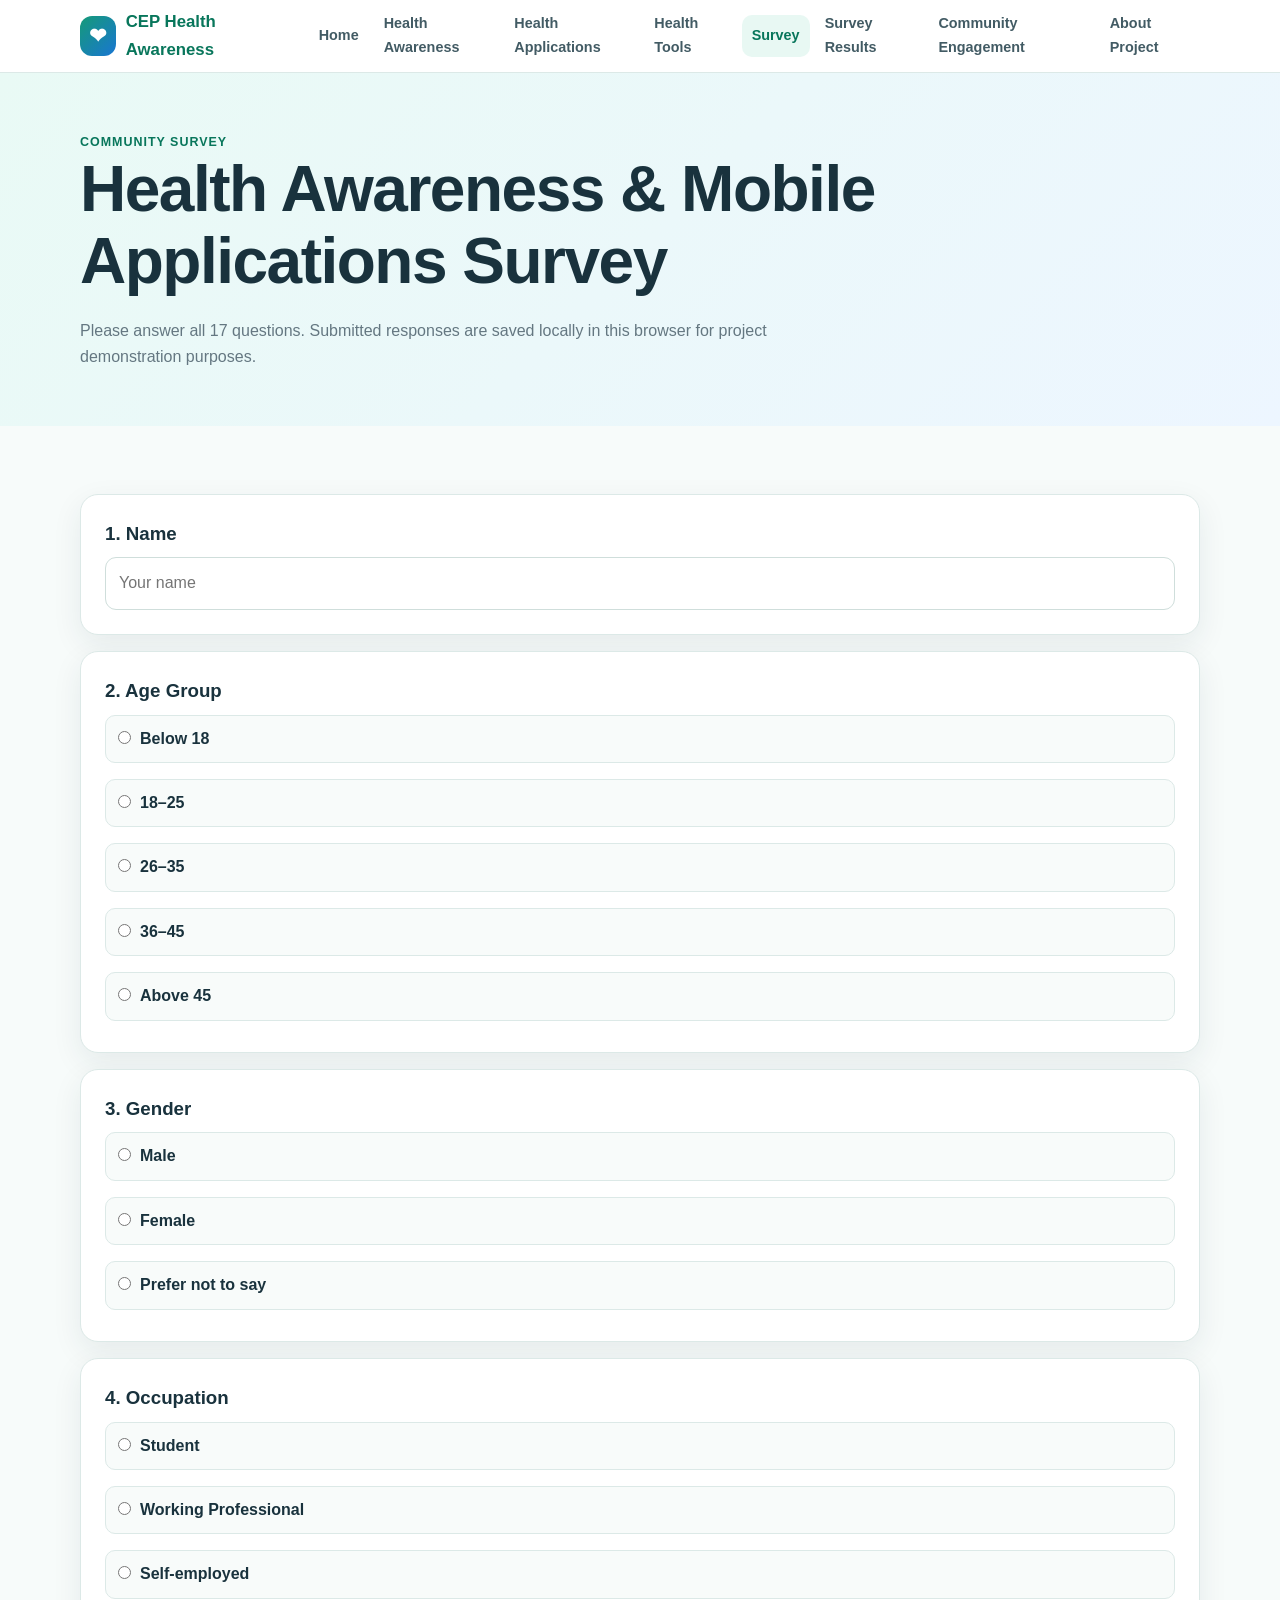
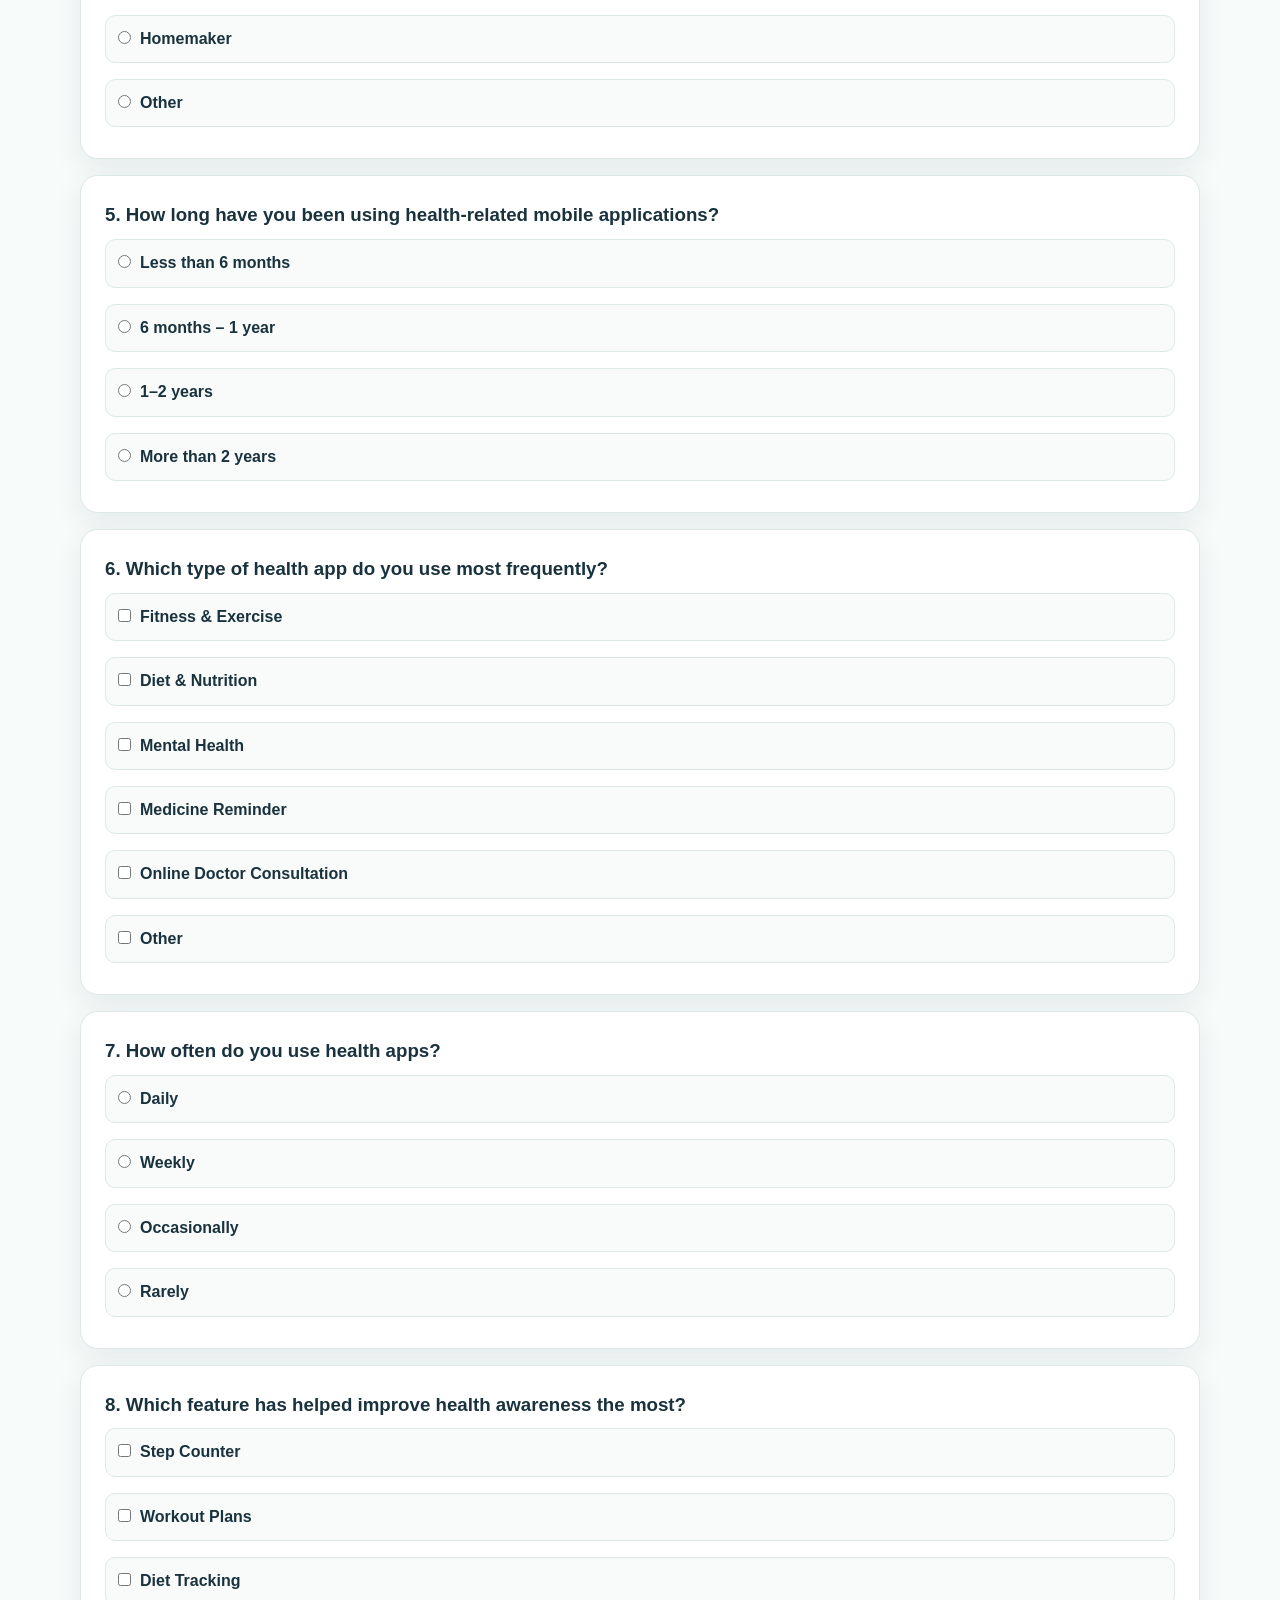
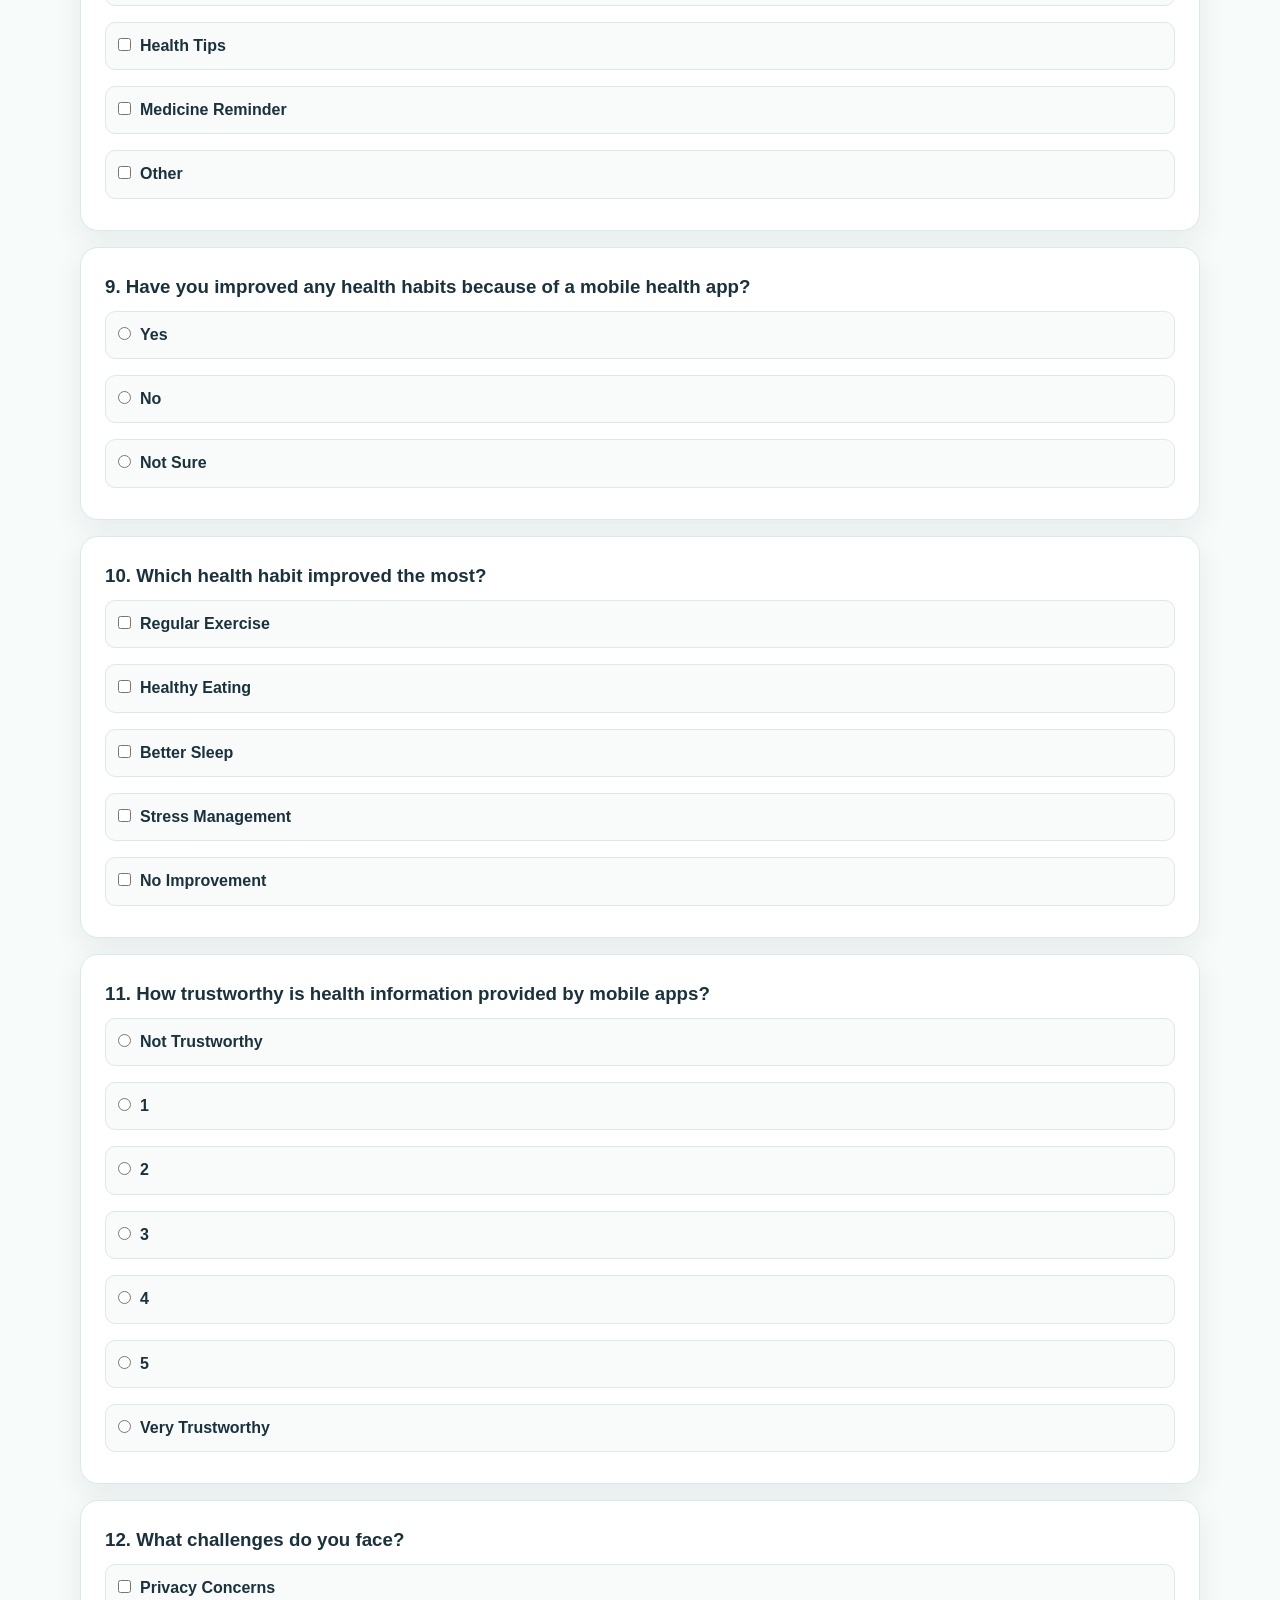
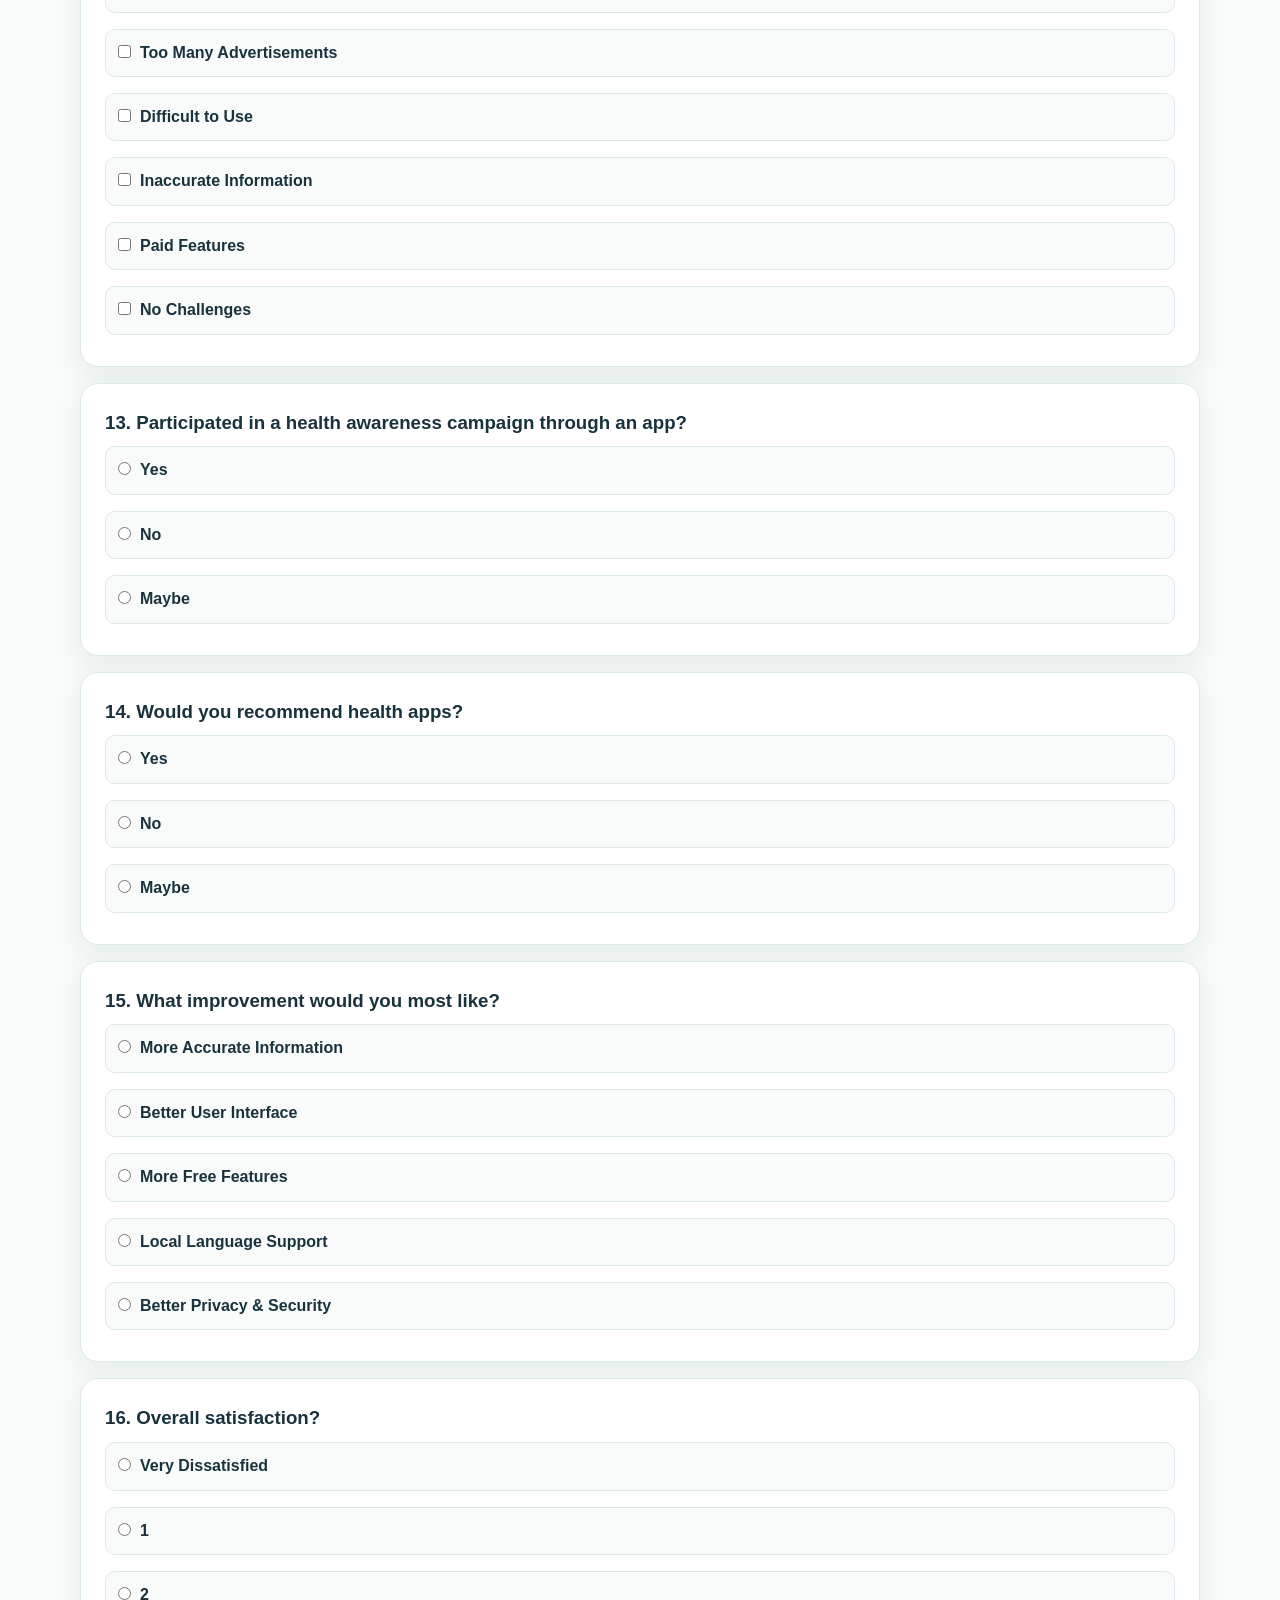
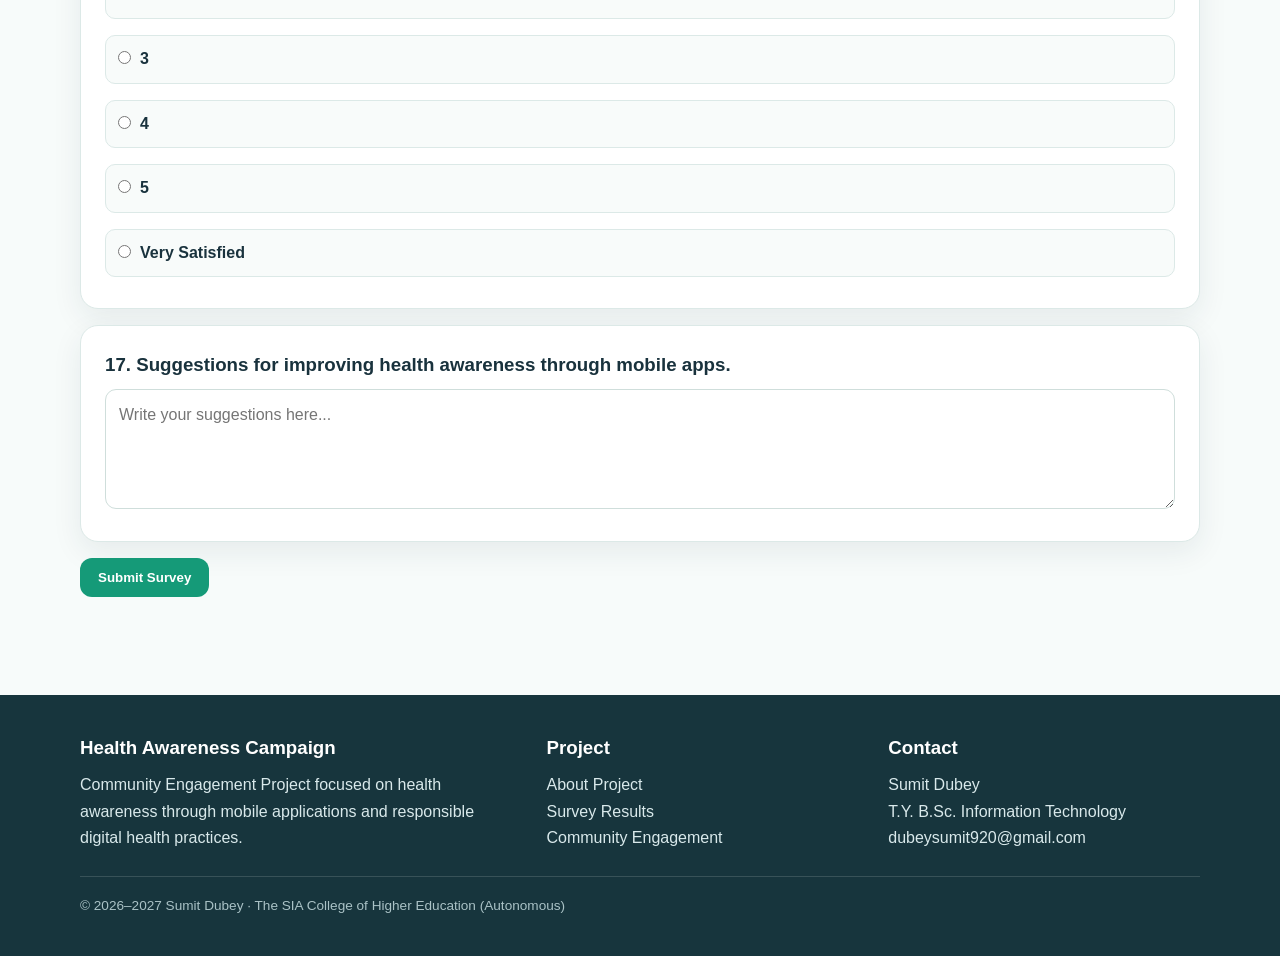
<file: survey.html>
<!DOCTYPE html><html lang="en"><head><meta charset="UTF-8"><meta name="viewport" content="width=device-width, initial-scale=1.0"><meta name="description" content="Health Awareness Campaign Using Mobile Applications - CEP Project"><title>Survey | CEP Health Awareness</title><link rel="stylesheet" href="style.css"></head><body><nav class="navbar"><div class="container nav-inner">
<a class="brand" href="index.html"><span class="brand-icon">❤</span><span>CEP Health Awareness</span></a>
<button class="menu-toggle" aria-label="Toggle menu">☰</button>
<ul class="nav-links">
<li><a href="index.html">Home</a></li><li><a href="health-awareness.html">Health Awareness</a></li>
<li><a href="apps.html">Health Applications</a></li><li><a href="tools.html">Health Tools</a></li>
<li><a href="survey.html">Survey</a></li><li><a href="results.html">Survey Results</a></li>
<li><a href="community.html">Community Engagement</a></li><li><a href="about.html">About Project</a></li>
</ul></div></nav><main class="">
<section class="page-hero"><div class="container"><span class="kicker">Community Survey</span><h1>Health Awareness & Mobile Applications Survey</h1><p>Please answer all 17 questions. Submitted responses are saved locally in this browser for project demonstration purposes.</p></div></section>
<section class="section"><div class="container"><div class="success" id="surveySuccess">Thank you! Your survey response has been saved in this browser.</div>
<form id="surveyForm" class="grid" style="gap:16px"><div class="card"><h3>1. Name</h3><input name="name" required placeholder="Your name"></div><div class="card"><h3>2. Age Group</h3><div class="option-grid"><label class="option"><input type="radio" name="age" value="Below 18" required> <span>Below 18</span></label><label class="option"><input type="radio" name="age" value="18–25" > <span>18–25</span></label><label class="option"><input type="radio" name="age" value="26–35" > <span>26–35</span></label><label class="option"><input type="radio" name="age" value="36–45" > <span>36–45</span></label><label class="option"><input type="radio" name="age" value="Above 45" > <span>Above 45</span></label></div></div><div class="card"><h3>3. Gender</h3><div class="option-grid"><label class="option"><input type="radio" name="gender" value="Male" required> <span>Male</span></label><label class="option"><input type="radio" name="gender" value="Female" > <span>Female</span></label><label class="option"><input type="radio" name="gender" value="Prefer not to say" > <span>Prefer not to say</span></label></div></div><div class="card"><h3>4. Occupation</h3><div class="option-grid"><label class="option"><input type="radio" name="occupation" value="Student" required> <span>Student</span></label><label class="option"><input type="radio" name="occupation" value="Working Professional" > <span>Working Professional</span></label><label class="option"><input type="radio" name="occupation" value="Self-employed" > <span>Self-employed</span></label><label class="option"><input type="radio" name="occupation" value="Homemaker" > <span>Homemaker</span></label><label class="option"><input type="radio" name="occupation" value="Other" > <span>Other</span></label></div></div><div class="card"><h3>5. How long have you been using health-related mobile applications?</h3><div class="option-grid"><label class="option"><input type="radio" name="duration" value="Less than 6 months" required> <span>Less than 6 months</span></label><label class="option"><input type="radio" name="duration" value="6 months – 1 year" > <span>6 months – 1 year</span></label><label class="option"><input type="radio" name="duration" value="1–2 years" > <span>1–2 years</span></label><label class="option"><input type="radio" name="duration" value="More than 2 years" > <span>More than 2 years</span></label></div></div><div class="card"><h3>6. Which type of health app do you use most frequently?</h3><div class="option-grid"><label class="option"><input type="checkbox" name="appType" value="Fitness & Exercise" > <span>Fitness & Exercise</span></label><label class="option"><input type="checkbox" name="appType" value="Diet & Nutrition" > <span>Diet & Nutrition</span></label><label class="option"><input type="checkbox" name="appType" value="Mental Health" > <span>Mental Health</span></label><label class="option"><input type="checkbox" name="appType" value="Medicine Reminder" > <span>Medicine Reminder</span></label><label class="option"><input type="checkbox" name="appType" value="Online Doctor Consultation" > <span>Online Doctor Consultation</span></label><label class="option"><input type="checkbox" name="appType" value="Other" > <span>Other</span></label></div></div><div class="card"><h3>7. How often do you use health apps?</h3><div class="option-grid"><label class="option"><input type="radio" name="frequency" value="Daily" required> <span>Daily</span></label><label class="option"><input type="radio" name="frequency" value="Weekly" > <span>Weekly</span></label><label class="option"><input type="radio" name="frequency" value="Occasionally" > <span>Occasionally</span></label><label class="option"><input type="radio" name="frequency" value="Rarely" > <span>Rarely</span></label></div></div><div class="card"><h3>8. Which feature has helped improve health awareness the most?</h3><div class="option-grid"><label class="option"><input type="checkbox" name="feature" value="Step Counter" > <span>Step Counter</span></label><label class="option"><input type="checkbox" name="feature" value="Workout Plans" > <span>Workout Plans</span></label><label class="option"><input type="checkbox" name="feature" value="Diet Tracking" > <span>Diet Tracking</span></label><label class="option"><input type="checkbox" name="feature" value="Health Tips" > <span>Health Tips</span></label><label class="option"><input type="checkbox" name="feature" value="Medicine Reminder" > <span>Medicine Reminder</span></label><label class="option"><input type="checkbox" name="feature" value="Other" > <span>Other</span></label></div></div><div class="card"><h3>9. Have you improved any health habits because of a mobile health app?</h3><div class="option-grid"><label class="option"><input type="radio" name="improved" value="Yes" required> <span>Yes</span></label><label class="option"><input type="radio" name="improved" value="No" > <span>No</span></label><label class="option"><input type="radio" name="improved" value="Not Sure" > <span>Not Sure</span></label></div></div><div class="card"><h3>10. Which health habit improved the most?</h3><div class="option-grid"><label class="option"><input type="checkbox" name="habit" value="Regular Exercise" > <span>Regular Exercise</span></label><label class="option"><input type="checkbox" name="habit" value="Healthy Eating" > <span>Healthy Eating</span></label><label class="option"><input type="checkbox" name="habit" value="Better Sleep" > <span>Better Sleep</span></label><label class="option"><input type="checkbox" name="habit" value="Stress Management" > <span>Stress Management</span></label><label class="option"><input type="checkbox" name="habit" value="No Improvement" > <span>No Improvement</span></label></div></div><div class="card"><h3>11. How trustworthy is health information provided by mobile apps?</h3><div class="option-grid"><label class="option"><input type="radio" name="trust" value="Not Trustworthy" required> <span>Not Trustworthy</span></label><label class="option"><input type="radio" name="trust" value="1" > <span>1</span></label><label class="option"><input type="radio" name="trust" value="2" > <span>2</span></label><label class="option"><input type="radio" name="trust" value="3" > <span>3</span></label><label class="option"><input type="radio" name="trust" value="4" > <span>4</span></label><label class="option"><input type="radio" name="trust" value="5" > <span>5</span></label><label class="option"><input type="radio" name="trust" value="Very Trustworthy" > <span>Very Trustworthy</span></label></div></div><div class="card"><h3>12. What challenges do you face?</h3><div class="option-grid"><label class="option"><input type="checkbox" name="challenge" value="Privacy Concerns" > <span>Privacy Concerns</span></label><label class="option"><input type="checkbox" name="challenge" value="Too Many Advertisements" > <span>Too Many Advertisements</span></label><label class="option"><input type="checkbox" name="challenge" value="Difficult to Use" > <span>Difficult to Use</span></label><label class="option"><input type="checkbox" name="challenge" value="Inaccurate Information" > <span>Inaccurate Information</span></label><label class="option"><input type="checkbox" name="challenge" value="Paid Features" > <span>Paid Features</span></label><label class="option"><input type="checkbox" name="challenge" value="No Challenges" > <span>No Challenges</span></label></div></div><div class="card"><h3>13. Participated in a health awareness campaign through an app?</h3><div class="option-grid"><label class="option"><input type="radio" name="campaign" value="Yes" required> <span>Yes</span></label><label class="option"><input type="radio" name="campaign" value="No" > <span>No</span></label><label class="option"><input type="radio" name="campaign" value="Maybe" > <span>Maybe</span></label></div></div><div class="card"><h3>14. Would you recommend health apps?</h3><div class="option-grid"><label class="option"><input type="radio" name="recommend" value="Yes" required> <span>Yes</span></label><label class="option"><input type="radio" name="recommend" value="No" > <span>No</span></label><label class="option"><input type="radio" name="recommend" value="Maybe" > <span>Maybe</span></label></div></div><div class="card"><h3>15. What improvement would you most like?</h3><div class="option-grid"><label class="option"><input type="radio" name="improvement" value="More Accurate Information" required> <span>More Accurate Information</span></label><label class="option"><input type="radio" name="improvement" value="Better User Interface" > <span>Better User Interface</span></label><label class="option"><input type="radio" name="improvement" value="More Free Features" > <span>More Free Features</span></label><label class="option"><input type="radio" name="improvement" value="Local Language Support" > <span>Local Language Support</span></label><label class="option"><input type="radio" name="improvement" value="Better Privacy & Security" > <span>Better Privacy & Security</span></label></div></div><div class="card"><h3>16. Overall satisfaction?</h3><div class="option-grid"><label class="option"><input type="radio" name="satisfaction" value="Very Dissatisfied" required> <span>Very Dissatisfied</span></label><label class="option"><input type="radio" name="satisfaction" value="1" > <span>1</span></label><label class="option"><input type="radio" name="satisfaction" value="2" > <span>2</span></label><label class="option"><input type="radio" name="satisfaction" value="3" > <span>3</span></label><label class="option"><input type="radio" name="satisfaction" value="4" > <span>4</span></label><label class="option"><input type="radio" name="satisfaction" value="5" > <span>5</span></label><label class="option"><input type="radio" name="satisfaction" value="Very Satisfied" > <span>Very Satisfied</span></label></div></div><div class="card"><h3>17. Suggestions for improving health awareness through mobile apps.</h3><textarea name="suggestions" required placeholder="Write your suggestions here..."></textarea></div><div><button class="btn btn-primary" type="submit">Submit Survey</button></div></form></div></section></main><footer class="footer"><div class="container footer-grid">
<div><h3>Health Awareness Campaign</h3><p>Community Engagement Project focused on health awareness through mobile applications and responsible digital health practices.</p></div>
<div><h3>Project</h3><p><a href="about.html">About Project</a><br><a href="results.html">Survey Results</a><br><a href="community.html">Community Engagement</a></p></div>
<div><h3>Contact</h3><p>Sumit Dubey<br>T.Y. B.Sc. Information Technology<br><a href="mailto:dubeysumit920@gmail.com">dubeysumit920@gmail.com</a></p></div>
</div><div class="container footer-bottom">© 2026–2027 Sumit Dubey · The SIA College of Higher Education (Autonomous)</div></footer><script src="script.js"></script></body></html>
</file>
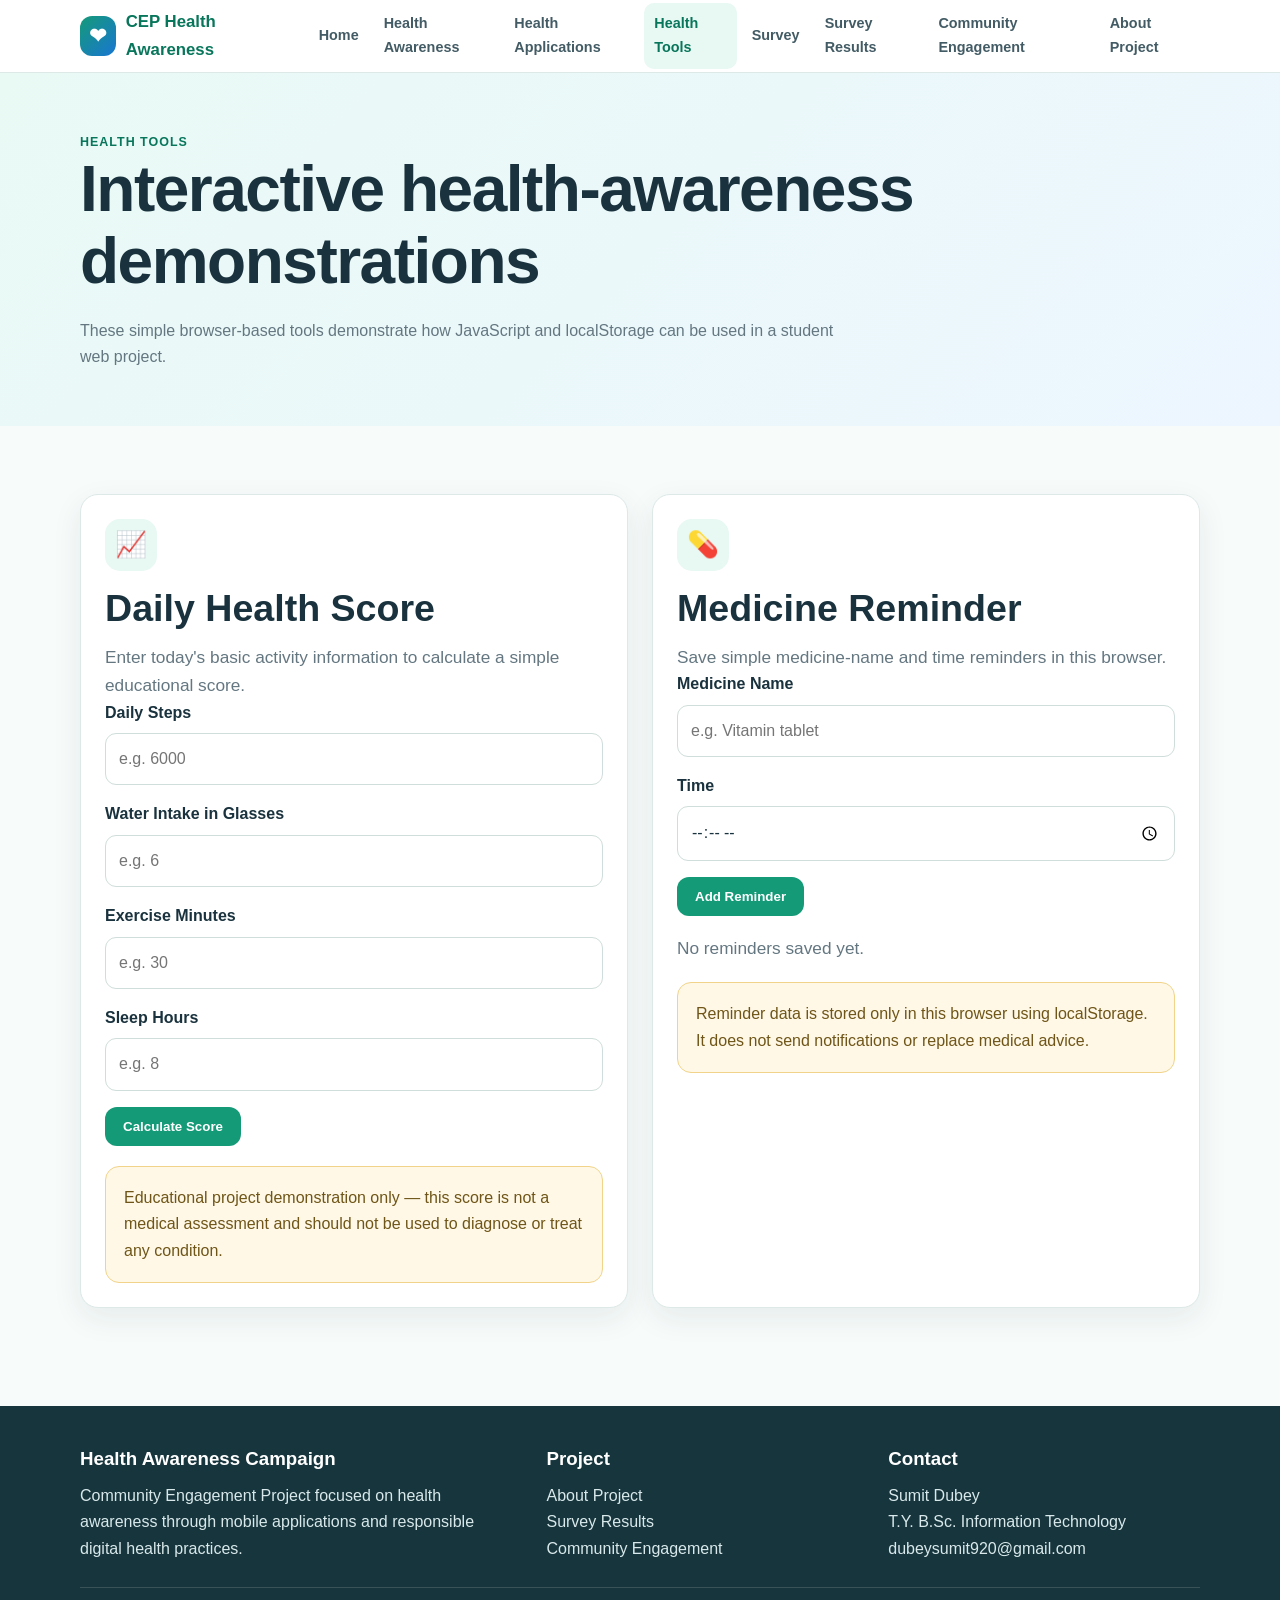
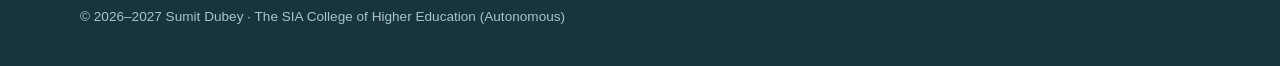
<file: tools.html>
<!DOCTYPE html><html lang="en"><head><meta charset="UTF-8"><meta name="viewport" content="width=device-width, initial-scale=1.0"><meta name="description" content="Health Awareness Campaign Using Mobile Applications - CEP Project"><title>Health Tools | CEP Health Awareness</title><link rel="stylesheet" href="style.css"></head><body><nav class="navbar"><div class="container nav-inner">
<a class="brand" href="index.html"><span class="brand-icon">❤</span><span>CEP Health Awareness</span></a>
<button class="menu-toggle" aria-label="Toggle menu">☰</button>
<ul class="nav-links">
<li><a href="index.html">Home</a></li><li><a href="health-awareness.html">Health Awareness</a></li>
<li><a href="apps.html">Health Applications</a></li><li><a href="tools.html">Health Tools</a></li>
<li><a href="survey.html">Survey</a></li><li><a href="results.html">Survey Results</a></li>
<li><a href="community.html">Community Engagement</a></li><li><a href="about.html">About Project</a></li>
</ul></div></nav><main class="">
<section class="page-hero"><div class="container"><span class="kicker">Health Tools</span><h1>Interactive health-awareness demonstrations</h1><p>These simple browser-based tools demonstrate how JavaScript and localStorage can be used in a student web project.</p></div></section>
<section class="section"><div class="container tool-wrap">
<div class="card"><div class="card-icon">📈</div><h2>Daily Health Score</h2><p class="lead">Enter today's basic activity information to calculate a simple educational score.</p>
<div class="form-group"><label for="steps">Daily Steps</label><input id="steps" type="number" min="0" placeholder="e.g. 6000"></div>
<div class="form-group"><label for="water">Water Intake in Glasses</label><input id="water" type="number" min="0" step="1" placeholder="e.g. 6"></div>
<div class="form-group"><label for="exercise">Exercise Minutes</label><input id="exercise" type="number" min="0" placeholder="e.g. 30"></div>
<div class="form-group"><label for="sleep">Sleep Hours</label><input id="sleep" type="number" min="0" max="24" step=".5" placeholder="e.g. 8"></div>
<button class="btn btn-primary" id="scoreBtn">Calculate Score</button><div class="score" id="scoreOutput"></div>
<div class="notice">Educational project demonstration only — this score is not a medical assessment and should not be used to diagnose or treat any condition.</div></div>
<div class="card"><div class="card-icon">💊</div><h2>Medicine Reminder</h2><p class="lead">Save simple medicine-name and time reminders in this browser.</p>
<form id="reminderForm"><div class="form-group"><label for="medicineName">Medicine Name</label><input id="medicineName" required placeholder="e.g. Vitamin tablet"></div>
<div class="form-group"><label for="medicineTime">Time</label><input id="medicineTime" type="time" required></div>
<button class="btn btn-primary" type="submit">Add Reminder</button></form>
<div class="reminder-list" id="reminderList"></div><div class="notice">Reminder data is stored only in this browser using localStorage. It does not send notifications or replace medical advice.</div></div>
</div></section></main><footer class="footer"><div class="container footer-grid">
<div><h3>Health Awareness Campaign</h3><p>Community Engagement Project focused on health awareness through mobile applications and responsible digital health practices.</p></div>
<div><h3>Project</h3><p><a href="about.html">About Project</a><br><a href="results.html">Survey Results</a><br><a href="community.html">Community Engagement</a></p></div>
<div><h3>Contact</h3><p>Sumit Dubey<br>T.Y. B.Sc. Information Technology<br><a href="mailto:dubeysumit920@gmail.com">dubeysumit920@gmail.com</a></p></div>
</div><div class="container footer-bottom">© 2026–2027 Sumit Dubey · The SIA College of Higher Education (Autonomous)</div></footer><script src="script.js"></script></body></html>
</file>
<file: style.css>
:root{
  --primary:#159a78;--primary-dark:#08765b;--secondary:#1976d2;--accent:#e8f8f3;
  --blue-bg:#eef7ff;--text:#19323d;--muted:#647781;--white:#fff;--border:#dce9e7;
  --shadow:0 10px 30px rgba(25,50,61,.08);--radius:18px;
}
*{box-sizing:border-box;margin:0;padding:0}
html{scroll-behavior:smooth}
body{font-family:Inter,Segoe UI,Arial,sans-serif;color:var(--text);background:#f7fbfa;line-height:1.65}
a{text-decoration:none;color:inherit}
img{max-width:100%}
.container{width:min(1120px,92%);margin:auto}
.navbar{position:sticky;top:0;z-index:1000;background:rgba(255,255,255,.96);backdrop-filter:blur(12px);border-bottom:1px solid var(--border)}
.nav-inner{min-height:72px;display:flex;align-items:center;justify-content:space-between;gap:20px}
.brand{display:flex;align-items:center;gap:10px;font-weight:800;color:var(--primary-dark);font-size:1.05rem}
.brand-icon{width:40px;height:40px;border-radius:12px;background:linear-gradient(135deg,var(--primary),var(--secondary));display:grid;place-items:center;color:#fff;font-size:1.3rem}
.nav-links{display:flex;align-items:center;gap:5px;list-style:none}
.nav-links a{display:block;padding:9px 10px;border-radius:10px;font-size:.9rem;font-weight:600;color:#425b64}
.nav-links a:hover,.nav-links a.active{background:var(--accent);color:var(--primary-dark)}
.menu-toggle{display:none;border:0;background:var(--accent);font-size:1.3rem;padding:8px 11px;border-radius:10px;cursor:pointer}
.hero{padding:78px 0 70px;background:radial-gradient(circle at 90% 10%,#dff7ef 0,transparent 35%),linear-gradient(135deg,#effbf8,#eef7ff)}
.hero-grid{display:grid;grid-template-columns:1.25fr .75fr;gap:50px;align-items:center}
.badge{display:inline-block;background:#dcf6ed;color:var(--primary-dark);font-weight:700;padding:7px 13px;border-radius:999px;margin-bottom:18px;font-size:.85rem}
h1{font-size:clamp(2.2rem,5vw,4rem);line-height:1.12;margin-bottom:20px;letter-spacing:-1.5px}
h2{font-size:clamp(1.7rem,3vw,2.35rem);line-height:1.2;margin-bottom:12px}
h3{margin-bottom:8px}
.lead{font-size:1.08rem;color:var(--muted);max-width:720px}
.hero-actions{display:flex;gap:12px;flex-wrap:wrap;margin-top:28px}
.btn{display:inline-flex;align-items:center;justify-content:center;border:0;border-radius:12px;padding:12px 18px;font-weight:750;cursor:pointer;transition:.2s}
.btn-primary{background:var(--primary);color:#fff}.btn-primary:hover{background:var(--primary-dark);transform:translateY(-1px)}
.btn-secondary{background:#fff;color:var(--secondary);border:1px solid #cfe0ef}.btn-secondary:hover{background:var(--blue-bg)}
.hero-card{background:#fff;border:1px solid var(--border);border-radius:28px;padding:28px;box-shadow:var(--shadow)}
.hero-card .health-orb{height:230px;border-radius:22px;background:linear-gradient(145deg,#d9f8ee,#e6f2ff);display:grid;place-items:center;font-size:7rem}
.section{padding:68px 0}
.section-head{margin-bottom:28px;max-width:760px}
.center{text-align:center;margin-left:auto;margin-right:auto}
.grid{display:grid;gap:20px}
.grid-4{grid-template-columns:repeat(4,1fr)}
.grid-3{grid-template-columns:repeat(3,1fr)}
.grid-2{grid-template-columns:repeat(2,1fr)}
.card{background:#fff;border:1px solid var(--border);border-radius:var(--radius);padding:24px;box-shadow:var(--shadow)}
.card-icon{width:52px;height:52px;border-radius:15px;background:var(--accent);display:grid;place-items:center;font-size:1.6rem;margin-bottom:15px}
.card p{color:var(--muted)}
.stat-grid{display:grid;grid-template-columns:repeat(4,1fr);gap:16px;margin-top:25px}
.stat{background:#fff;border:1px solid var(--border);padding:22px;border-radius:16px;text-align:center;box-shadow:var(--shadow)}
.stat strong{display:block;font-size:1.9rem;color:var(--primary-dark)}
.stat span{color:var(--muted);font-size:.9rem}
.page-hero{padding:55px 0;background:linear-gradient(135deg,#e9faf5,#edf6ff)}
.page-hero p{color:var(--muted);max-width:760px}
.info-list{display:grid;gap:12px;margin-top:18px}
.info-list li{list-style:none;background:#f7fbfa;border:1px solid var(--border);padding:13px 15px;border-radius:12px}
.info-list li::before{content:"✓";color:var(--primary);font-weight:900;margin-right:9px}
.notice{background:#fff8e6;border:1px solid #f1d48a;padding:18px;border-radius:14px;margin-top:20px;color:#6f5517}
.tool-wrap{display:grid;grid-template-columns:1fr 1fr;gap:24px}
.form-group{margin-bottom:16px}
label{display:block;font-weight:700;margin-bottom:7px}
input,select,textarea{width:100%;border:1px solid #cfdedb;border-radius:11px;padding:12px 13px;font:inherit;background:#fff;color:var(--text)}
input:focus,select:focus,textarea:focus{outline:3px solid rgba(21,154,120,.13);border-color:var(--primary)}
textarea{min-height:120px;resize:vertical}
.option-grid{display:grid;gap:9px}
.option{display:flex;align-items:flex-start;gap:9px;background:#f8fbfa;border:1px solid var(--border);padding:10px 12px;border-radius:10px}
.option input{width:auto;margin-top:5px}
.score{margin-top:18px;padding:18px;border-radius:15px;background:var(--accent);display:none}
.score strong{font-size:2.2rem;color:var(--primary-dark)}
.reminder-list{margin-top:18px;display:grid;gap:10px}
.reminder{display:flex;justify-content:space-between;gap:10px;align-items:center;border:1px solid var(--border);padding:12px 14px;border-radius:12px;background:#fbfefd}
.small-btn{border:0;background:#ffe9e9;color:#a83333;padding:7px 10px;border-radius:8px;cursor:pointer}
.progress-row{margin:18px 0}
.progress-label{display:flex;justify-content:space-between;gap:15px;font-weight:700;margin-bottom:6px}
.progress-track{height:11px;background:#e7efed;border-radius:999px;overflow:hidden}
.progress-fill{height:100%;background:linear-gradient(90deg,var(--primary),var(--secondary));border-radius:999px}
.result-card{padding:22px}
.result-number{font-size:1.8rem;font-weight:800;color:var(--primary-dark)}
.table-wrap{overflow-x:auto}
table{width:100%;border-collapse:collapse;background:#fff;border-radius:14px;overflow:hidden}
th,td{text-align:left;padding:12px;border-bottom:1px solid var(--border)}
th{background:#edf8f5}
.footer{margin-top:30px;background:#17353d;color:#d9e9eb;padding:38px 0}
.footer-grid{display:grid;grid-template-columns:1.4fr 1fr 1fr;gap:30px}
.footer h3{color:#fff}.footer a{color:#d9e9eb}.footer a:hover{color:#fff}
.footer-bottom{border-top:1px solid rgba(255,255,255,.14);margin-top:25px;padding-top:18px;font-size:.85rem;color:#aac2c6}
.kicker{color:var(--primary-dark);font-weight:800;text-transform:uppercase;letter-spacing:1px;font-size:.78rem}
.timeline{display:grid;gap:15px}.timeline-item{display:grid;grid-template-columns:48px 1fr;gap:14px}.timeline-num{width:42px;height:42px;border-radius:50%;background:var(--accent);display:grid;place-items:center;color:var(--primary-dark);font-weight:800}
.success{display:none;background:#e8f8f0;border:1px solid #a8dfc7;color:#146b4e;padding:14px;border-radius:12px;margin-bottom:18px}
@media(max-width:900px){.nav-links{display:none;position:absolute;left:0;right:0;top:72px;background:#fff;border-bottom:1px solid var(--border);padding:12px 4%;flex-direction:column;align-items:stretch}.nav-links.open{display:flex}.menu-toggle{display:block}.hero-grid,.tool-wrap{grid-template-columns:1fr}.grid-4{grid-template-columns:repeat(2,1fr)}.grid-3{grid-template-columns:repeat(2,1fr)}.stat-grid{grid-template-columns:repeat(2,1fr)}.footer-grid{grid-template-columns:1fr 1fr}}
@media(max-width:600px){.section{padding:48px 0}.hero{padding:55px 0}.grid-4,.grid-3,.grid-2,.stat-grid,.footer-grid{grid-template-columns:1fr}.hero-actions .btn{width:100%}h1{font-size:2.35rem}.brand span{max-width:170px}.nav-inner{min-height:64px}.nav-links{top:64px}}
</file>
